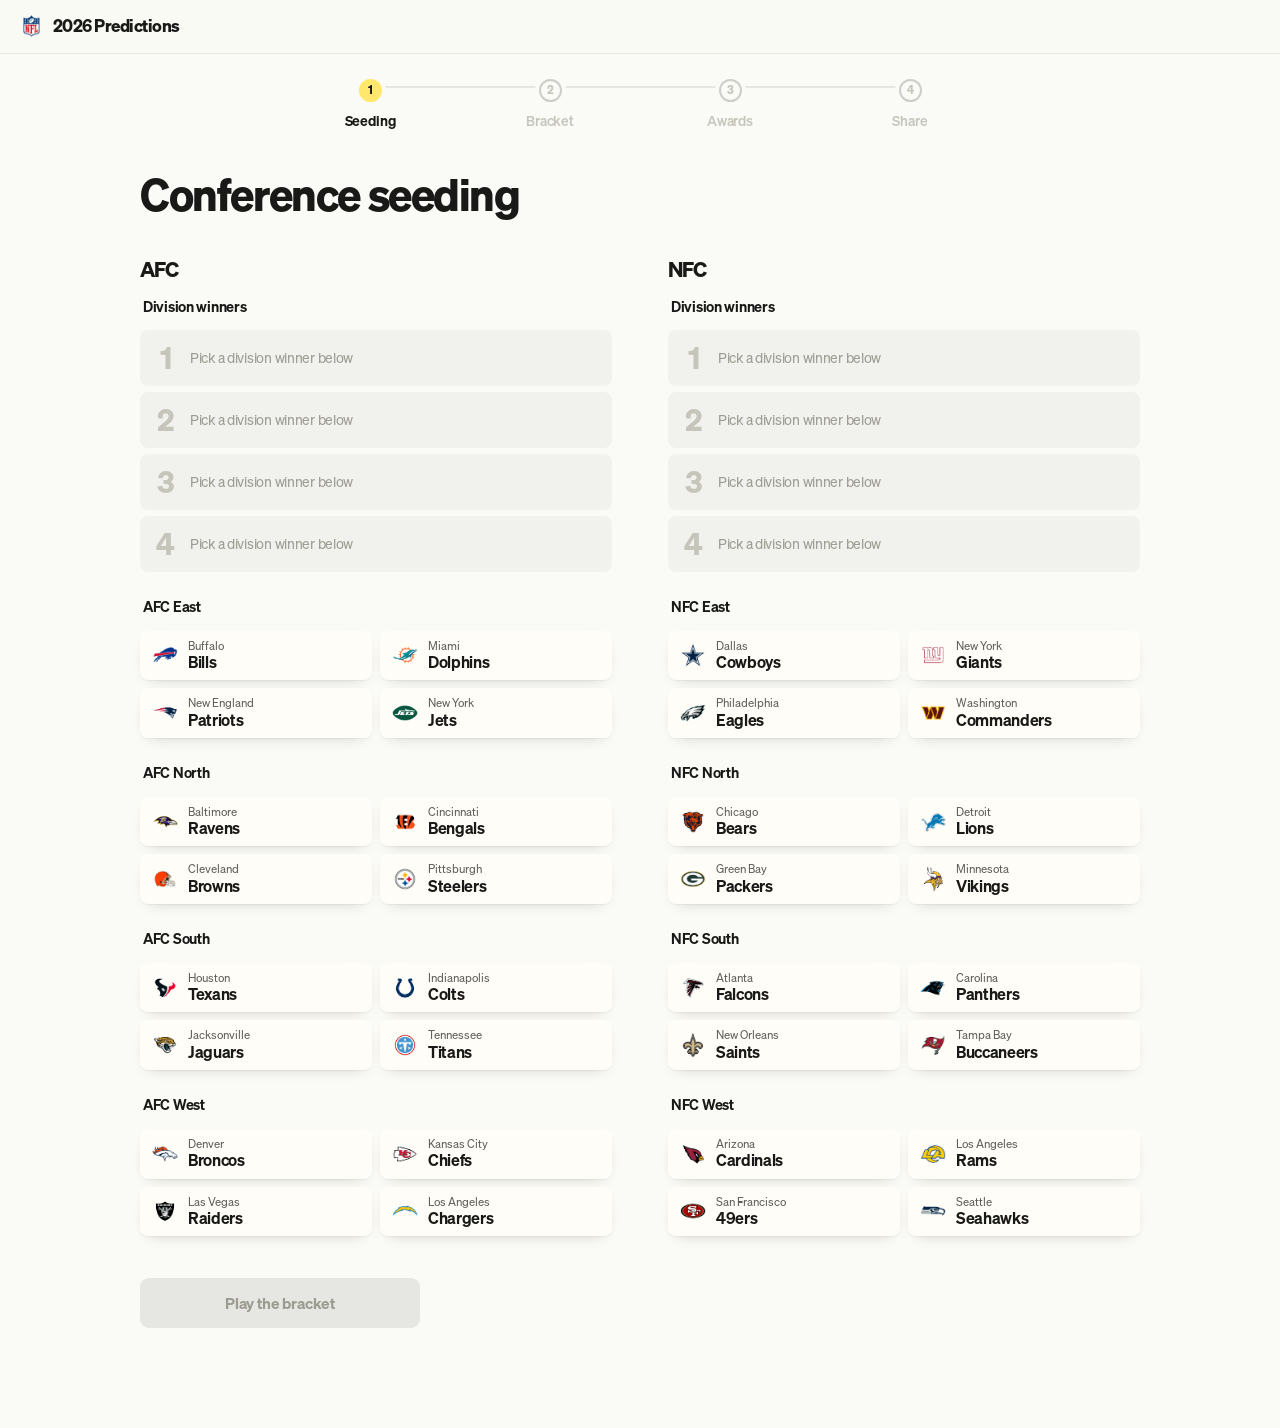
<file: index.html>
<!doctype html>
<html lang="en">
<head>
<meta charset="utf-8">
<meta name="viewport" content="width=device-width,initial-scale=1,viewport-fit=cover">
<title>2026 NFL Predictions</title>
<meta name="description" content="Pick every division, the whole bracket, and the three awards. Then share the card.">
<meta name="theme-color" content="#FAFAF6">
<link rel="icon" href="data:image/svg+xml,%3Csvg xmlns='http://www.w3.org/2000/svg' viewBox='0 0 32 32'%3E%3Crect width='32' height='32' rx='7' fill='%23191917'/%3E%3Cpath d='M16 7c4 0 8 3.5 8 9s-4 9-8 9-8-3.5-8-9 4-9 8-9z' fill='%23FAFAF6'/%3E%3Cpath d='M16 11v10M13 14h6M13 18h6' stroke='%23191917' stroke-width='1.6' stroke-linecap='round'/%3E%3C/svg%3E">
<link rel="stylesheet" href="style.css?v=02e357e670c0">
</head>
<body>
<header class="mast">
<span class="wm" aria-hidden="true"><span class="wms"></span><svg class="wmc" viewBox="0 0 24 24" fill="currentColor"><path transform="rotate(45 12 12)" d="M12 12C10.3 7.3 8 5.4 7.8 3C8.2 0.2 15.8 0.2 16.2 3C16 5.4 13.7 7.3 12 12Z"/><path transform="rotate(135 12 12)" d="M12 12C10.3 7.3 8 5.4 7.8 3C8.2 0.2 15.8 0.2 16.2 3C16 5.4 13.7 7.3 12 12Z"/><path transform="rotate(225 12 12)" d="M12 12C10.3 7.3 8 5.4 7.8 3C8.2 0.2 15.8 0.2 16.2 3C16 5.4 13.7 7.3 12 12Z"/><path transform="rotate(315 12 12)" d="M12 12C10.3 7.3 8 5.4 7.8 3C8.2 0.2 15.8 0.2 16.2 3C16 5.4 13.7 7.3 12 12Z"/></svg></span>
<span class="mt">2026 Predictions</span>
</header>
<main id="root"></main>
<script src="app.js?v=92a9dbb65ea3"></script>
</body>
</html>
</file>
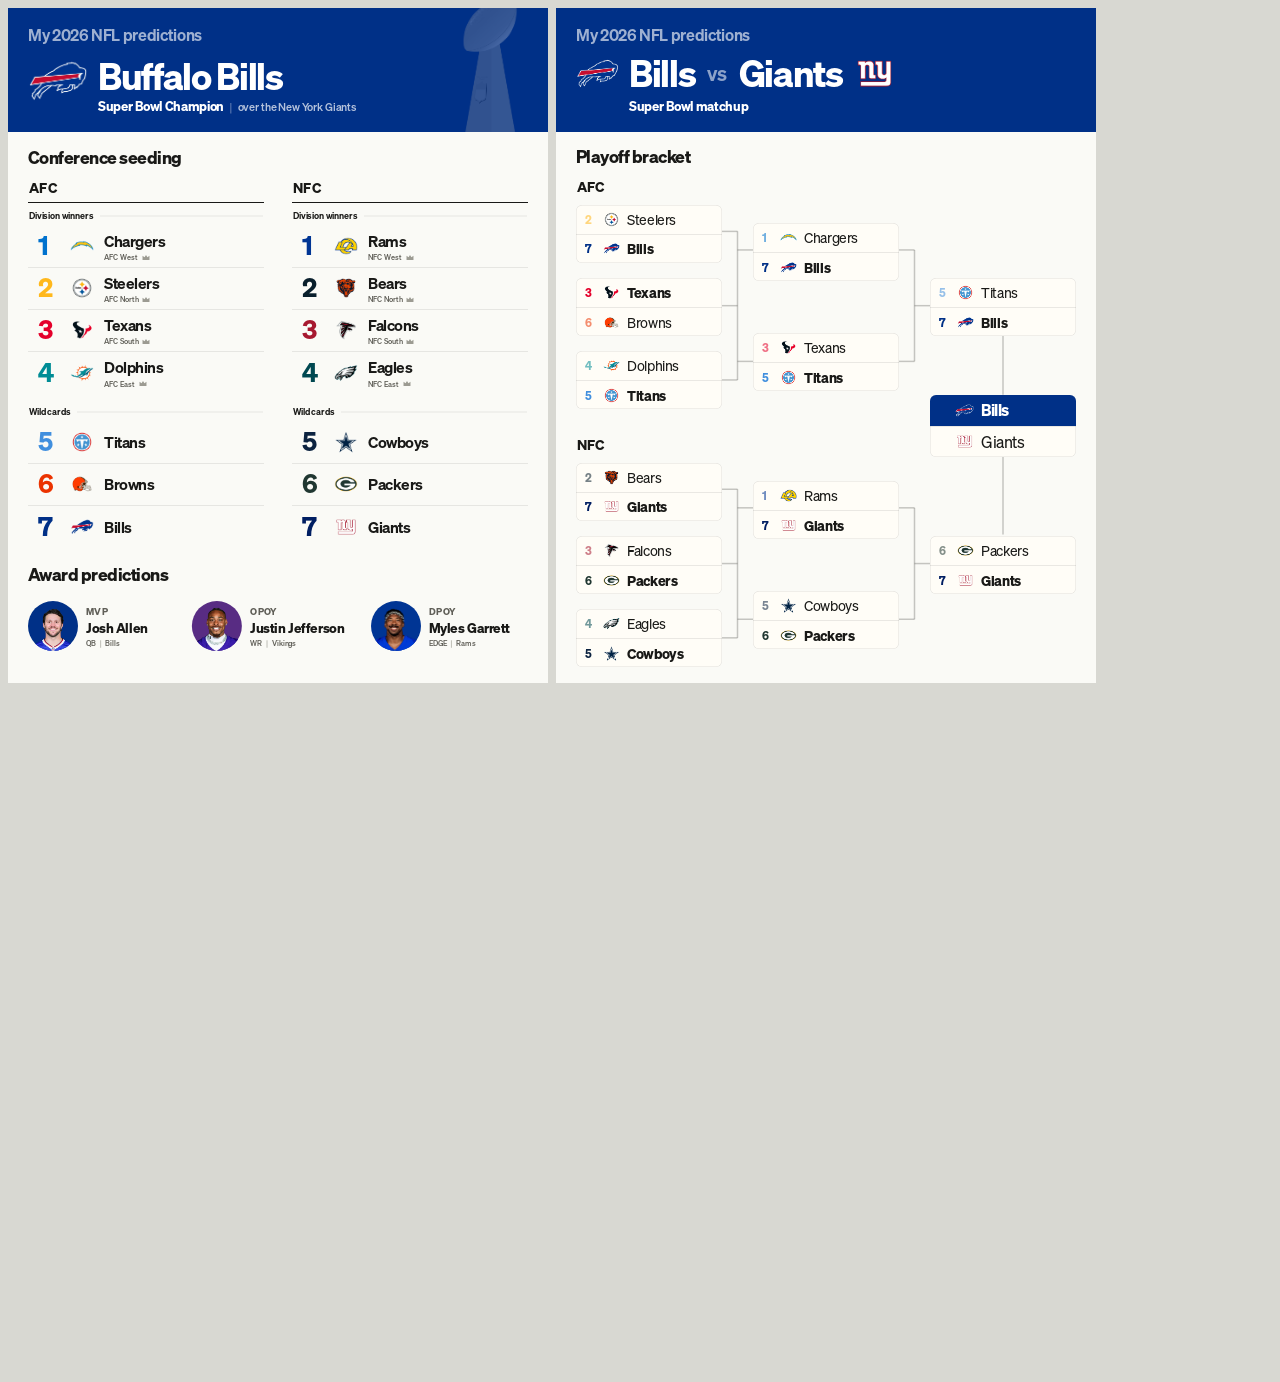
<file: card.html>
<!doctype html><html><head><meta charset="utf-8"><title>Export cards</title>
<style>
@font-face{font-family:'Sohne';src:url('fonts/Sohne-Buch.woff2') format('woff2');font-weight:400}
@font-face{font-family:'Sohne';src:url('fonts/Sohne-Kraftig.woff2') format('woff2');font-weight:500}
@font-face{font-family:'Sohne';src:url('fonts/Sohne-Halbfett.woff2') format('woff2');font-weight:600}
@font-face{font-family:'Sohne';src:url('fonts/Sohne-Dreiviertelfett.woff2') format('woff2');font-weight:700}
@font-face{font-family:'Sohne Schmal';src:url('fonts/SohneSchmal-Dreiviertelfett.woff2') format('woff2');font-weight:700}
:root{--sans:'Sohne',system-ui,sans-serif;--cond:'Sohne Schmal','Sohne',sans-serif;
 --paper:#FAFAF6;--card:#FFFDF7;--ink:#191917;--mut:#605F58;--fnt:#9C9B92;
 --hr:rgba(25,25,23,.09);--ln:rgba(25,25,23,.13)}
*{box-sizing:border-box;margin:0;padding:0}
body{background:#D8D8D2;padding:16px;font-family:var(--sans);display:flex;gap:16px}
body{zoom:.5} /* review only — each card is authored at 1080x1350 */
.card{width:1080px;height:1350px;overflow:hidden;display:flex;flex-direction:column;
 background:var(--paper);color:var(--ink);flex:none}

/* The champion's own mark, knocked to white and run off the right edge, gives
   the band something to be besides two blocks of type at opposite ends. The
   type all sits left now — kicker, the name at full size, then what it means
   — so the band reads top to bottom in one column instead of corner to
   corner. */
.dh{position:relative;overflow:hidden;background:var(--tc);color:var(--tf);height:248px;
 flex:none;padding:32px 40px 38px;display:flex;flex-direction:column;
 justify-content:space-between;align-items:flex-start}
.dwm{position:absolute;right:44px;top:-24px;height:330px;width:auto;opacity:.3;
 pointer-events:none;display:block}
.dhr{position:relative;font-size:32px;font-weight:600;letter-spacing:-.022em;opacity:.62}
.dcw{position:relative}
.dch{display:flex;align-items:center;gap:20px}
.dlogo{width:120px;height:120px;flex:none;object-fit:contain;display:block;
 position:relative;top:9px}
.dch h1{font-size:74px;font-weight:700;line-height:1;letter-spacing:-.036em}
/* colour-mix rather than opacity, so the champion half can sit at full
   strength over a parent that is held back */
/* Sohne's font box runs about 13px below the line box at this size and the
   name has no descenders, so the gap you see is empty descender space. The
   negative margin closes it; the visible gap is what is left. */
.dcs{margin-top:-16px;padding-left:140px;font-size:22px;font-weight:500;
 letter-spacing:-.014em;color:color-mix(in srgb,var(--tf) 70%,transparent)}
.dcs b{font-size:26px;font-weight:700;letter-spacing:-.024em;color:var(--tf)}
.dcs i{font-style:normal;color:color-mix(in srgb,var(--tf) 42%,transparent);padding:0 10px}
.dvs2{font-size:40px;font-weight:600;letter-spacing:-.02em;opacity:.55;padding:0 4px}
/* card two's header is its own: a smaller mark, the row centred on it, and a
   sub-line that does not need the champion's emphasis */
.p2 .dlogo{width:86px;height:86px;top:0}
.p2 .dch{align-items:center;height:auto}
/* card one's size, in card two's line box: pinning the height to the 27px it
   already occupied keeps the lockup and the kicker above it exactly where
   they are */
.p2 .dcs{margin-top:10px;padding-left:106px;font-size:26px;line-height:27px}
.p2 .dcs b{font-size:26px;font-weight:700;line-height:27px}

/* ---- card one: the seeds ------------------------------------------------ */
/* The ledger's restraint with the ladder's hierarchy: nothing is filled — the
   seed numeral carries the club's colour and a hairline carries the rhythm —
   Every row is the same height: a seed's rank is
   its number and its position, not the space it takes. The right-hand column
   says why a club is seeded where it is, and the wild cards sit under their
   own band at the same weight as everyone else. */
.sds{flex:1;padding:32px 40px 0;display:grid;grid-template-columns:repeat(2,472px);
 justify-content:space-between;align-content:start;font-variant-numeric:tabular-nums}
.dawl{font-size:35px;font-weight:700;letter-spacing:-.03em;line-height:1.1}
.sds>.dawl{grid-column:1/-1;margin-bottom:22px}
.sdh{padding:0 2px 9px;border-bottom:2px solid var(--ink)}
.sdh b{font-size:28px;font-weight:700;letter-spacing:.025em;text-transform:uppercase}
/* named rather than tagged: a band says what the group is, and the rule
   carries it across to the column's edge */
.bandl{display:flex;align-items:baseline;gap:14px;padding:14px 2px 8px;
 font-size:18px;font-weight:600;letter-spacing:-.018em;color:var(--ink)}
.bandl.wc{padding-top:24px}
.bandl b{font-weight:600}
.bandl::after{content:"";flex:1;height:1px;background:var(--hr);
 transform:translateY(-5px)}
.sr{display:grid;grid-template-columns:44px auto minmax(0,1fr);align-items:center;
 gap:0 20px;padding:0 20px;border-bottom:1px solid var(--hr)}
.srb{min-width:0}
.sr:last-child{border-bottom:0}
.sr.brk{border-bottom:0}
.srn{font-style:normal;font-weight:700;letter-spacing:-.045em;line-height:1;
 color:var(--tc);text-align:left}
.smk{display:grid;place-items:center;flex:none}
.smk img{max-width:100%;max-height:100%;object-fit:contain;display:block}
.srt{display:block;font-weight:600;letter-spacing:-.028em;min-width:0;
 white-space:nowrap;overflow:hidden;text-overflow:ellipsis}
/* The tag is one unit, so the mark takes the text's colour rather than the
   club's — four differently coloured crowns down a column read as noise, and
   Pittsburgh's gold barely holds on cream. Team colour stays on the numeral,
   which is the one place it earns its keep. */
/* hung under the name, the way the awards hang a position and a club under a
   player, rather than set as a tag at the far end of the row */
.srw{display:flex;align-items:center;gap:8px;margin-top:3px;font-size:15px;
 font-weight:500;letter-spacing:-.008em;color:var(--mut);white-space:nowrap}
.srw svg{width:16px;height:14px;fill:var(--fnt);display:block;flex:none}
.sr{height:84px}
.srn{font-size:52px}
.smk{width:48px;height:48px}
.srt{font-size:31px}

/* ---- card two: the bracket ---------------------------------------------- */
/* Card one's system, applied here: no condensed face anywhere, a section head
   over the block, conference heads set on their own rule, round labels as
   small caps meta, and the seed carrying the club's colour. */
.br{flex:1;position:relative;padding:30px 40px 16px;display:flex;flex-direction:column;
 font-variant-numeric:tabular-nums}
.br>.dawl{margin-bottom:20px;position:relative;z-index:1}
.lines{position:absolute;inset:0;pointer-events:none;z-index:0}
.cf{font-size:28px;font-weight:700;letter-spacing:.025em;text-transform:uppercase;
 padding:2px 1px 2px;position:relative;z-index:1}
.bn{flex:1;display:grid;grid-template-columns:repeat(3,292px);justify-content:space-between;
 grid-template-rows:repeat(6,1fr);position:relative;z-index:1}
/* Outlined rather than lifted: a hairline round each matchup and no shadow, so
   the pairing is drawn once. The divider inside is a lighter grey than the
   outline, which keeps the box reading as the stronger of the two. */
.gm{align-self:center;background:var(--card);border-radius:12px;overflow:hidden;
 box-shadow:inset 0 0 0 1px var(--ln)}
.sl{display:grid;grid-template-columns:22px 34px minmax(0,1fr);align-items:center;gap:14px;
 height:58px;padding:0 18px}
.sl+.sl{border-top:1px solid var(--hr)}
.sd{font-style:normal;font-size:23px;font-weight:700;letter-spacing:-.035em;
 text-align:left;color:var(--tc)}
.mk{display:grid;place-items:center;height:34px}
.mk img{width:34px;height:34px;object-fit:contain;display:block}
.nm{font-size:28px;font-weight:400;letter-spacing:-.026em;
 white-space:nowrap;overflow:hidden;text-overflow:ellipsis}
.sl.w .nm{font-weight:700}
.sl.out .sd{opacity:.55}
/* The final sits in the third column, under the two games that feed it, so
   both connectors are straight drops instead of diagonals across an empty
   band. The label holds the first column, where the bracket has no games. */
/* The seam was a full-width row 100px tall to hold a card that only occupies
   its right third, which pushed the two conferences apart everywhere. It is a
   thin band now and the final floats in it, overhanging into the third column
   of each band — the one column that is nearly empty in both. */
.sm{flex:none;height:34px;position:relative;z-index:2}
.sm .gm{position:absolute;top:50%;right:0;transform:translateY(-50%);width:292px}
.sm .sl{height:62px;grid-template-columns:18px 38px minmax(0,1fr);padding:0 18px}
/* the champion is the one row on either card that fills */
.sm .sl.w{background:var(--fill)}
.sm .sl.w .nm{color:var(--tf);font-weight:700}
.sm .sl.w .sd{color:var(--tf)}
.sm .mk,.sm .mk img{height:38px}.sm .mk img{width:38px}
.sm .nm{font-size:32px}

/* ---- the awards row, on card one ---------------------------------------- */
.daw{flex:none;height:262px;padding:26px 40px 0;display:flex;flex-direction:column;
 gap:34px}
/* the app's section heading: sentence case, tight, no rule under it */
.dawl{font-size:35px;font-weight:700;letter-spacing:-.03em;line-height:1.1}
/* The outer two blocks hold their column, and only the middle one moves: a
   long name in the middle used to push right and crowd the third, but
   distributing all three instead sent the third out to the card's edge. The
   script below centres the middle block in the space the other two leave. */
.awrow{display:grid;grid-template-columns:repeat(3,1fr);column-gap:28px;
 align-items:center;justify-items:start}
.aw{display:flex;align-items:center;gap:16px;min-width:0}
.dish{flex:none;width:100px;height:100px;border-radius:50%;overflow:hidden;position:relative;
 background:var(--c)}
.dish img{position:absolute;display:block;width:auto}
.awt{min-width:0}
.awl{font-size:19px;font-weight:700;letter-spacing:.045em;text-transform:uppercase;
 color:var(--mut)}
.awn{margin-top:6px;font-size:27px;font-weight:700;letter-spacing:-.032em;line-height:1.07}
.awm{margin-top:5px;font-size:15px;font-weight:500;color:var(--mut);letter-spacing:-.004em}
.awm i{font-style:normal;font-weight:400;color:var(--fnt);padding:0 7px}
</style></head><body>

<div class="card" style="--tc:#003087;--tf:#fff">
 <header class="dh"><img class="dwm" src="art/lombardi.png" alt="">
  <p class="dhr">My 2026 NFL predictions</p>
  <div class="dcw"><div class="dch"><img class="dlogo" src="logos/buf.webp" alt="">
    <h1>Buffalo Bills</h1></div>
   <p class="dcs"><b>Super Bowl Champion</b><i>|</i>over the New York Giants</p></div>
 </header>
 <div class="sds" id="sds"></div>
 <div class="daw">
  <p class="dawl">Award predictions</p>
  <div class="awrow">
  <div class="aw" style="--c:#003087"><span class="dish"><img src="headshots/joshallen.webp" alt=""></span>
   <span class="awt"><p class="awl">MVP</p><p class="awn">Josh Allen</p>
    <p class="awm">QB<i>|</i>Bills</p></span></div>
  <div class="aw" style="--c:#582C83"><span class="dish"><img src="headshots/justinjefferson.webp" alt=""></span>
   <span class="awt"><p class="awl">OPOY</p><p class="awn">Justin Jefferson</p>
    <p class="awm">WR<i>|</i>Vikings</p></span></div>
  <div class="aw" style="--c:#003594"><span class="dish"><img src="headshots/mylesgarrett.webp" alt=""></span>
   <span class="awt"><p class="awl">DPOY</p><p class="awn">Myles Garrett</p>
    <p class="awm">EDGE<i>|</i>Rams</p></span></div>
  </div>
 </div>
</div>

<div class="card p2" style="--tc:#003087;--tf:#fff">
 <header class="dh">
  <p class="dhr">My 2026 NFL predictions</p>
  <div class="dcw"><div class="dch"><img class="dlogo" src="logos/buf.webp" alt="">
    <h1>Bills</h1><span class="dvs2">vs</span><h1>Giants</h1>
    <img class="dlogo" src="logos/nyg.webp" alt=""></div>
   <p class="dcs"><b>Super Bowl matchup</b></p></div>
 </header>
 <div class="br" id="br"><svg class="lines" id="lines"></svg>
 </div>
</div>

<script>
const N={ARI:'Cardinals',ATL:'Falcons',BAL:'Ravens',BUF:'Bills',CAR:'Panthers',
 CHI:'Bears',CIN:'Bengals',CLE:'Browns',DAL:'Cowboys',DEN:'Broncos',DET:'Lions',
 GB:'Packers',HOU:'Texans',IND:'Colts',JAX:'Jaguars',KC:'Chiefs',LAC:'Chargers',
 LAR:'Rams',LV:'Raiders',MIA:'Dolphins',MIN:'Vikings',NE:'Patriots',NO:'Saints',
 NYG:'Giants',NYJ:'Jets',PHI:'Eagles',PIT:'Steelers',SEA:'Seahawks',SF:'49ers',
 TB:'Buccaneers',TEN:'Titans',WAS:'Commanders'};
const C={BUF:'#003087',MIA:'#008C95',NE:'#0C2340',NYJ:'#115740',PIT:'#FFB81C',
 CLE:'#311D00',BAL:'#24125F',CIN:'#FB4F14',HOU:'#E4002B',TEN:'#418FDE',
 IND:'#002C5F',JAX:'#006778',LAC:'#0072CE',DEN:'#FB4F14',KC:'#C8102E',LV:'#000000',
 PHI:'#004851',DAL:'#0C2340',NYG:'#001E62',WAS:'#651C32',CHI:'#091F2C',
 GB:'#203731',DET:'#0069B1',MIN:'#582C83',ATL:'#A71930',TB:'#A6192E',
 CAR:'#0085CA',NO:'#D3BC8D',LAR:'#003594',SF:'#A6192E',SEA:'#0C2340',ARI:'#9B2743'};
const FG=k=>['PIT','NO','TEN','ARI'].includes(k)?'#fff'
 :(n=>{const f=v=>{v/=255;return v<=.03928?v/12.92:Math.pow((v+.055)/1.055,2.4)};
   return .2126*f(n>>16&255)+.7152*f(n>>8&255)+.0722*f(n&255)>.42?'#191917':'#fff'})
   (parseInt(C[k].slice(1),16));
const EXT={nyj:'png'};
const img=k=>{const l=k.toLowerCase();
 return `<img src="logos/${l}.${EXT[l]||'webp'}" alt="">`};

/* ---- card one ----------------------------------------------------------- */
/* seeds one to seven; the first four won a division, the last three did not */
const ORDER={AFC:['LAC','PIT','HOU','MIA','TEN','CLE','BUF'],
             NFC:['LAR','CHI','ATL','PHI','DAL','GB','NYG']};
const DIVOF={LAC:'West',PIT:'North',HOU:'South',MIA:'East',TEN:'South',CLE:'North',
             BUF:'East',LAR:'West',CHI:'North',ATL:'South',PHI:'East',DAL:'East',
             GB:'North',NYG:'East'};
const smk=k=>{const l=k.toLowerCase();
 return `<span class="smk"><img src="logos/${l}.${EXT[l]||'webp'}" alt=""></span>`};
/* The column head already says AFC, so the line drops the conference and
   carries the division alone, with the crown the app puts on a club that won
   one. */
const CROWN='<svg viewBox="0 0 24 20" aria-hidden="true">'
 +'<path d="M1.6 17.6V5.1l6.1 4.4L12 2.6l4.3 6.9 6.1-4.4v12.5z"/></svg>';
const why=(cf,k,i)=>i<4?`${cf} ${DIVOF[k]}${CROWN}`:'';
/* Cleveland leads with its brown, which at numeral size reads as black — the
   seed takes the club's second colour instead. Same idea as the app's c2. */
const NUMC={CLE:'#EB3300'};
const seed=(cf,k,i)=>`<div class="sr${i===3?' brk':''}" style="--tc:${NUMC[k]||C[k]}">`
 +`<i class="srn">${i+1}</i>${smk(k)}<span class="srb">`
 +`<span class="srt">${N[k]}</span>`
 +(i<4?`<span class="srw">${why(cf,k,i)}</span>`:'')
 +`</span></div>`;
const grp=(t,wc)=>`<p class="bandl${wc?' wc':''}"><b>${t}</b></p>`;
document.getElementById('sds').innerHTML='<p class="dawl">Conference seeding</p>'
 +['AFC','NFC'].map(cf=>`<div><div class="sdh"><b>${cf}</b></div>`
   +grp('Division winners')
   +ORDER[cf].slice(0,4).map((k,i)=>seed(cf,k,i)).join('')
   +grp('Wild cards',1)
   +ORDER[cf].slice(4).map((k,i)=>seed(cf,k,i+4)).join('')
   +`</div>`).join('');

/* ---- card two ----------------------------------------------------------- */
const B={AFC:[
  [[['PIT',2],['BUF',7],1],[['HOU',3],['CLE',6],0],[['MIA',4],['TEN',5],1]],
  [[['LAC',1],['BUF',7],1],[['HOU',3],['TEN',5],1]],
  [[['TEN',5],['BUF',7],1]]],
 NFC:[
  [[['CHI',2],['NYG',7],1],[['ATL',3],['GB',6],1],[['PHI',4],['DAL',5],1]],
  [[['LAR',1],['NYG',7],1],[['DAL',5],['GB',6],1]],
  [[['GB',6],['NYG',7],1]]]};
const SPAN=[2,3,6];
const slot=([k,s],win)=>`<span class="sl ${win?'w':'out'}" `
 +`style="--tc:${NUMC[k]||C[k]};--fill:${C[k]};--tf:${FG(k)}">`
 +`<i class="sd">${s}</i><span class="mk">${img(k)}</span>`
 +`<span class="nm">${N[k]}</span></span>`;
const game=([a,b,w])=>slot(a,!w)+slot(b,!!w);
const band=cf=>`<p class="cf">${cf}</p><div class="bn" data-cf="${cf}">`
 +B[cf].map((rd,r)=>rd.map((g,i)=>
   `<div class="gm" data-g="${cf}${r}${i}" style="grid-column:${r+1};`
   +`grid-row:${i*SPAN[r]+1}/span ${SPAN[r]}">${game(g)}</div>`).join('')).join('')
 +`</div>`;
document.getElementById('br').insertAdjacentHTML('beforeend',
 '<p class="dawl">Playoff bracket</p>'
 +band('AFC')
 +`<div class="sm"><div class="gm" data-g="SB">`
 +slot(['BUF',''],1)+slot(['NYG',''],0)+`</div></div>`
 +band('NFC'));

const br=document.getElementById('br'),svg=document.getElementById('lines');
const bx=br.getBoundingClientRect();
svg.setAttribute('viewBox',`0 0 ${bx.width} ${bx.height}`);
const R=el=>{const r=el.getBoundingClientRect();
 return{l:r.left-bx.left,r:r.right-bx.left,t:r.top-bx.top,b:r.bottom-bx.top,
  x:r.left-bx.left+r.width/2,y:r.top-bx.top+r.height/2}};
const d=[],join=(A,Bt)=>{
 const x=(Math.max(...A.map(p=>p.r))+Math.min(...Bt.map(p=>p.l)))/2;
 const ys=[...A,...Bt].map(p=>p.y);
 if(Math.max(...ys)-Math.min(...ys)>1)d.push(`M${x} ${Math.min(...ys)}V${Math.max(...ys)}`);
 A.forEach(p=>d.push(`M${p.r} ${p.y}H${x}`));
 Bt.forEach(p=>d.push(`M${x} ${p.y}H${p.l}`))};
const col=(cf,r)=>[...br.querySelectorAll(`.gm[data-g^="${cf}${r}"]`)].map(R);
['AFC','NFC'].forEach(cf=>{join(col(cf,0),col(cf,1));join(col(cf,1),col(cf,2))});
const sb=R(br.querySelector('.gm[data-g="SB"]'));
[['AFC',1],['NFC',-1]].forEach(([cf,dir])=>{const c=col(cf,2)[0];
 const y1=dir>0?c.b:c.t, y2=dir>0?sb.t:sb.b, m=(y1+y2)/2;
 d.push(`M${c.x} ${y1}V${m}H${sb.x}V${y2}`)});
svg.innerHTML=d.map(p=>`<path d="${p}" fill="none" stroke="rgba(25,25,23,.24)" stroke-width="1.5"/>`).join('');

/* optical, not arithmetic: the middle award sits halfway between the block on
   its left and the block on its right, whatever their names happen to be */
(()=>{const a=[...document.querySelectorAll('.aw')];if(a.length!==3)return;
 const l=a[0].getBoundingClientRect(),m=a[1].getBoundingClientRect(),
       r=a[2].getBoundingClientRect();
 a[1].style.transform=`translateX(${l.right+(r.left-l.right-m.width)/2-m.left}px)`})();

/* fit each headshot by its own opaque box, so differently framed cutouts
   still land at one scale on one baseline */
(async()=>{for(const dish of document.querySelectorAll('.dish')){
 const im=dish.querySelector('img');await im.decode();
 const w=im.naturalWidth,h=im.naturalHeight,c=document.createElement('canvas');
 c.width=w;c.height=h;const g2=c.getContext('2d');g2.drawImage(im,0,0);
 const px=g2.getImageData(0,0,w,h).data;
 let x0=w,y0=h,x1=0,y1=0;
 for(let y=0;y<h;y++)for(let x=0;x<w;x++)if(px[(y*w+x)*4+3]>12){
  if(x<x0)x0=x;if(x>x1)x1=x;if(y<y0)y0=y;if(y>y1)y1=y}
 const bw=x1-x0+1,bh=y1-y0+1,D=dish.clientHeight,k=D*.86/bh;
 im.style.height=h*k+'px';
 im.style.left=D/2-(x0+bw/2)*k+'px';
 im.style.bottom=-((h-1-y1)*k)+'px';
}})();
</script></body></html>
</file>
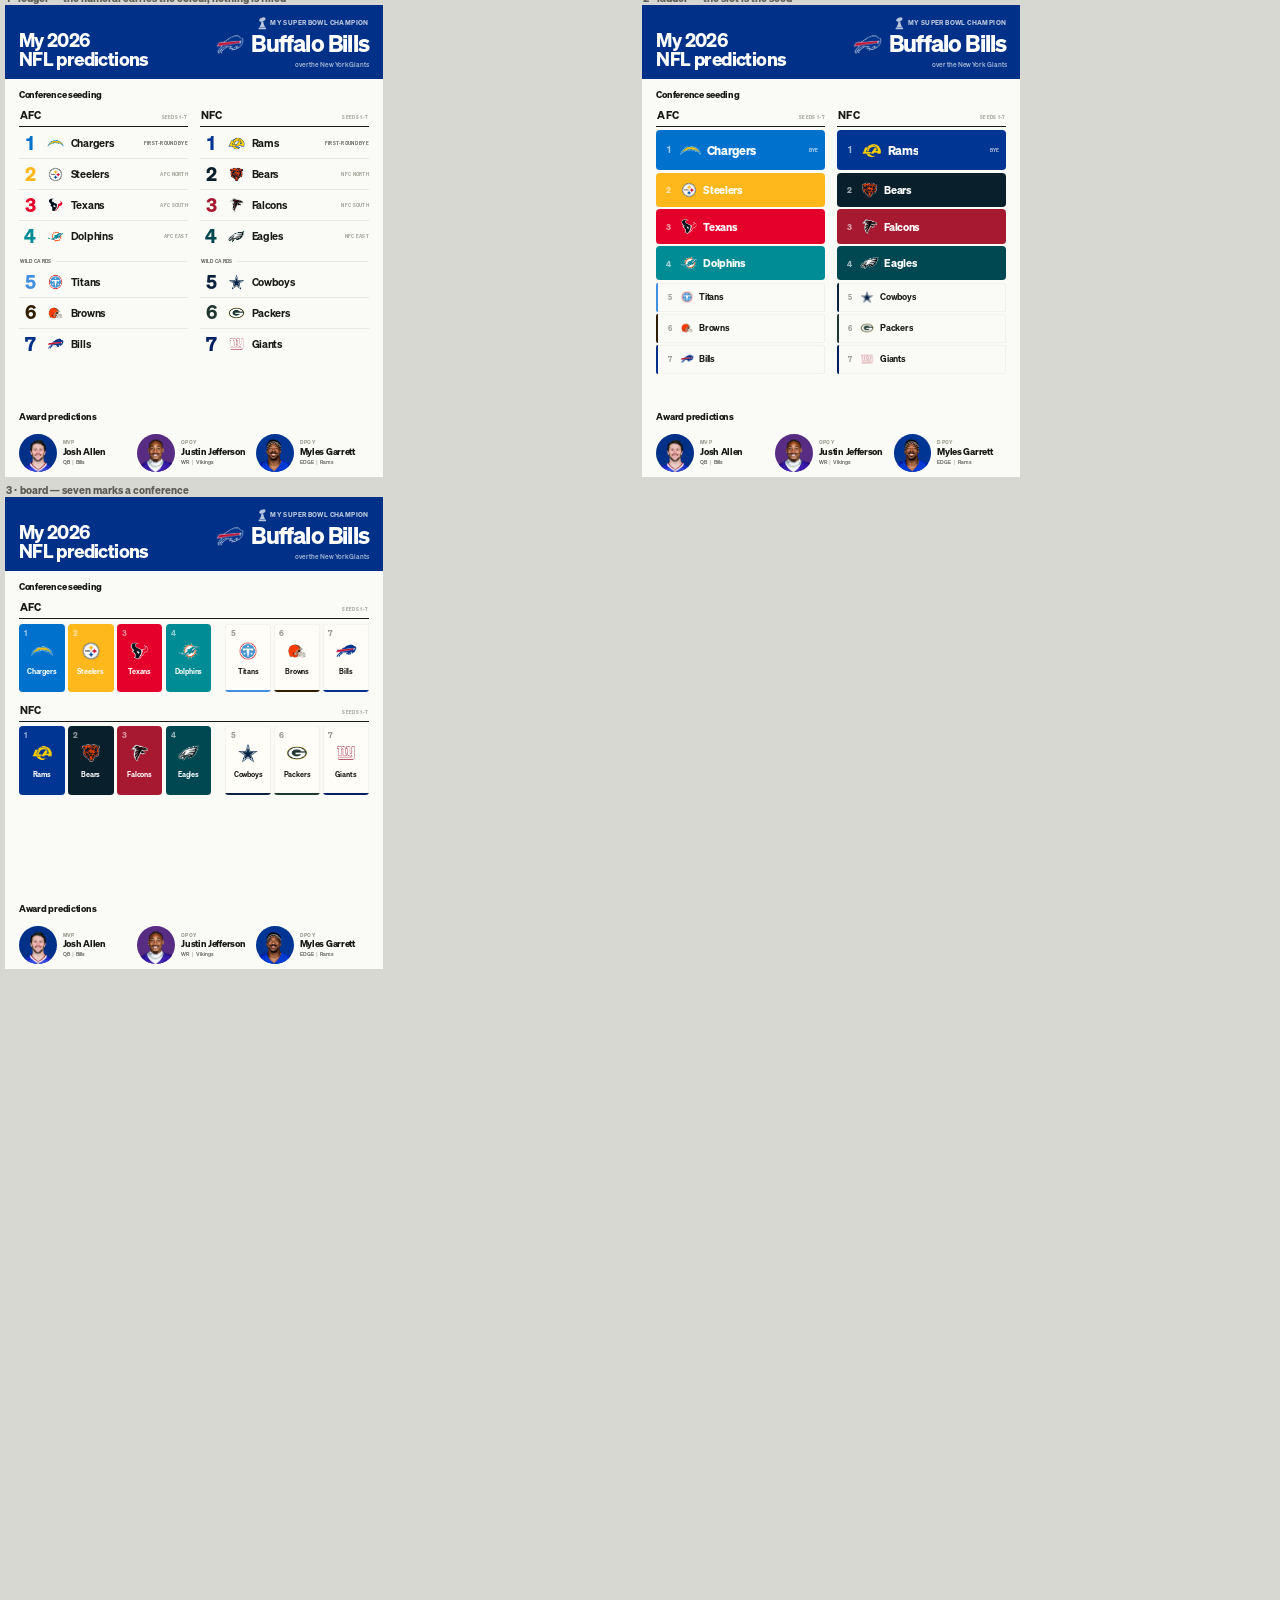
<file: concepts.html>
<!doctype html><html><head><meta charset="utf-8"><title>Seeding concepts</title>
<style>
@font-face{font-family:'Sohne';src:url('fonts/Sohne-Buch.woff2') format('woff2');font-weight:400}
@font-face{font-family:'Sohne';src:url('fonts/Sohne-Kraftig.woff2') format('woff2');font-weight:500}
@font-face{font-family:'Sohne';src:url('fonts/Sohne-Halbfett.woff2') format('woff2');font-weight:600}
@font-face{font-family:'Sohne';src:url('fonts/Sohne-Dreiviertelfett.woff2') format('woff2');font-weight:700}
:root{--sans:'Sohne',system-ui,sans-serif;--paper:#FAFAF6;--card:#FFFDF7;--ink:#191917;
 --mut:#605F58;--fnt:#9C9B92;--hr:rgba(25,25,23,.09);--ln:rgba(25,25,23,.13);
 --cardsh:0 1px 1px rgba(25,25,23,.04),0 6px 16px -10px rgba(25,25,23,.3)}
*{box-sizing:border-box;margin:0;padding:0}
body{background:#D8D8D2;padding:14px 14px 40px;font-family:var(--sans);
 display:grid;grid-template-columns:1fr 1fr;gap:56px 14px;zoom:.35}
.wrap{position:relative}
.tag{position:absolute;top:-40px;left:2px;font-size:30px;font-weight:700;color:#5C5B54}
.card{width:1080px;height:1350px;overflow:hidden;display:flex;flex-direction:column;
 background:var(--paper);color:var(--ink)}
/* every seed numeral is a figure, so they must not shift width by digit */
.card{font-variant-numeric:tabular-nums}

.dh{background:var(--tc);color:var(--tf);height:212px;flex:none;padding:0 40px 30px;
 display:flex;align-items:flex-end;justify-content:space-between;gap:30px}
.dhr{font-size:54px;font-weight:700;line-height:1.02;letter-spacing:-.032em;color:#fff}
.dcw{text-align:right}
.dcl{display:flex;align-items:center;justify-content:flex-end;gap:10px;margin-bottom:4px;
 font-size:19px;font-weight:700;letter-spacing:.06em;text-transform:uppercase;opacity:.72}
.dcl svg{width:25px;height:37px;fill:currentColor;display:block;flex:none;margin-bottom:-3px}
.dch{display:flex;align-items:center;justify-content:flex-end;gap:20px}
.dlogo{width:82px;height:82px;flex:none;object-fit:contain;display:block}
.dch h1{font-size:68px;font-weight:700;line-height:1;letter-spacing:-.034em}
.dcs{margin-top:3px;font-size:19px;font-weight:500;letter-spacing:-.012em;opacity:.66}

.sec{flex:1;padding:32px 40px 0;display:flex;flex-direction:column}
.h2{font-size:27px;font-weight:700;letter-spacing:-.028em;line-height:1.1;margin-bottom:22px}
.two{flex:1;display:grid;grid-template-columns:1fr 1fr;column-gap:34px;align-content:start}
/* a conference head sits on its own rule, the way a section head does */
.cfh{display:flex;align-items:baseline;justify-content:space-between;
 padding:0 2px 11px;border-bottom:2px solid var(--ink);margin-bottom:4px}
.cfh b{font-size:31px;font-weight:700;letter-spacing:.035em;text-transform:uppercase}
.cfh span{font-size:13px;font-weight:600;letter-spacing:.06em;text-transform:uppercase;
 color:var(--fnt)}
/* a mark box, so clubs with wide logos and tall logos still line up */
.mk{display:grid;place-items:center;flex:none}
.mk img{max-width:100%;max-height:100%;object-fit:contain;display:block}

/* ---- 1 · ledger --------------------------------------------------------- */
/* No fills anywhere: the seed itself carries the club's colour, and the only
   other ink is a hairline. The right-hand column says why a club is seeded
   where it is, which is the one fact a seeding list owes you. */
.L .bnd{display:flex;align-items:center;gap:13px;padding:19px 2px 8px;
 font-size:14px;font-weight:600;letter-spacing:.06em;text-transform:uppercase;
 color:var(--mut)}
.L .bnd::after{content:"";flex:1;height:1px;background:var(--hr)}
.L .r{display:grid;grid-template-columns:62px 50px minmax(0,1fr) auto;align-items:center;
 gap:0 18px;height:88px;border-bottom:1px solid var(--hr)}
.L .r:last-child{border-bottom:0}
.L .r.brk{border-bottom:0}
.L .s{font-style:normal;font-size:54px;font-weight:700;letter-spacing:-.045em;
 line-height:1;color:var(--tc);text-align:center}
.L .mk{width:50px;height:50px}
.L .n{font-size:31px;font-weight:600;letter-spacing:-.026em;min-width:0;
 white-space:nowrap;overflow:hidden;text-overflow:ellipsis}
.L .w{font-size:13px;font-weight:600;letter-spacing:.06em;text-transform:uppercase;
 color:var(--fnt);white-space:nowrap;text-align:right}
.L .r.bye .w{color:var(--mut)}

/* ---- 2 · ladder --------------------------------------------------------- */
/* The slot is the seed: a bye is worth a block, a wild card is worth a line.
   Wild cards keep full-strength type — the size difference already ranks
   them, so fading them as well would just make three of the seven hard to
   read. */
.D .col{display:flex;flex-direction:column;gap:7px}
.D .r{display:flex;align-items:center;gap:16px;padding:0 20px;border-radius:11px;
 background:var(--card);box-shadow:var(--cardsh);min-width:0}
.D .r.f{background:var(--tc);box-shadow:none}
.D .r.f .n{color:var(--tf);font-weight:700}
.D .r.f .s{color:var(--tf);opacity:.62}
.D .r.o{box-shadow:inset 0 0 0 1px var(--ln);background:transparent;position:relative;
 padding-left:24px}
.D .r.o::before{content:"";position:absolute;left:0;top:0;bottom:0;width:5px;
 border-radius:11px 0 0 11px;background:var(--tc)}
.D .s{font-style:normal;font-weight:700;letter-spacing:-.04em;color:var(--fnt);flex:none;
 text-align:center}
.D .n{font-weight:600;letter-spacing:-.028em;min-width:0;white-space:nowrap;
 overflow:hidden;text-overflow:ellipsis}
.D .r1{height:114px}.D .r1 .mk{width:60px;height:60px}.D .r1 .n{font-size:35px}
.D .r1 .s{font-size:26px;width:32px}
.D .r2{height:98px}.D .r2 .mk{width:52px;height:52px}.D .r2 .n{font-size:31px}
.D .r2 .s{font-size:24px;width:30px}
.D .r3{height:82px}.D .r3 .mk{width:40px;height:40px}.D .r3 .n{font-size:26px}
.D .r3 .s{font-size:20px;width:26px}
.D .bye{margin-left:auto;font-size:14px;font-weight:600;letter-spacing:.06em;
 text-transform:uppercase;color:var(--tf);opacity:.7;white-space:nowrap}

/* ---- 3 · board ---------------------------------------------------------- */
/* Seven marks a conference, read left to right. The break after the fourth is
   a gap rather than a label, and the colour bar under a wild card is the same
   colour its winner's tile is filled with. */
.B .strip{display:grid;grid-template-columns:repeat(4,1fr) 22px repeat(3,1fr);gap:9px;
 margin-bottom:30px}
.B .t{border-radius:11px;height:196px;position:relative;overflow:hidden;
 display:flex;flex-direction:column;align-items:center;justify-content:center;gap:14px;
 padding:18px 8px;background:var(--tc);color:var(--tf)}
.B .t.o{background:var(--card);color:var(--ink);box-shadow:inset 0 0 0 1px var(--ln)}
.B .t.o::after{content:"";position:absolute;left:0;right:0;bottom:0;height:6px;
 background:var(--tc)}
.B .t i{position:absolute;top:12px;left:15px;font-style:normal;font-size:23px;
 font-weight:700;letter-spacing:-.03em;opacity:.55}
.B .t.o i{color:var(--fnt);opacity:1}
.B .t .mk{width:62px;height:62px}
.B .t span{font-size:21px;font-weight:600;letter-spacing:-.022em;text-align:center;
 white-space:nowrap;overflow:hidden;text-overflow:ellipsis;max-width:100%}
.B .gap{grid-column:5}

.daw{flex:none;height:214px;padding:26px 40px 0;display:flex;flex-direction:column;gap:34px}
.dawl{font-size:27px;font-weight:700;letter-spacing:-.028em;line-height:1.1}
.awrow{display:grid;grid-template-columns:repeat(3,1fr);column-gap:16px;align-items:center}
.aw{display:flex;align-items:center;gap:17px;min-width:0}
.dish{flex:none;width:108px;height:108px;border-radius:50%;overflow:hidden;position:relative;
 background:var(--c)}
.dish img{position:absolute;display:block;width:auto}
.awl{font-size:14.5px;font-weight:700;letter-spacing:.055em;text-transform:uppercase;
 color:var(--fnt)}
.awn{margin-top:5px;font-size:27px;font-weight:700;letter-spacing:-.032em;line-height:1.07}
.awm{margin-top:5px;font-size:15px;font-weight:500;color:var(--mut);letter-spacing:-.004em}
.awm i{font-style:normal;font-weight:400;color:var(--fnt);padding:0 7px}
</style></head><body id="b"></body><script>
const N={BUF:'Bills',MIA:'Dolphins',PIT:'Steelers',CLE:'Browns',HOU:'Texans',
 TEN:'Titans',LAC:'Chargers',PHI:'Eagles',DAL:'Cowboys',NYG:'Giants',CHI:'Bears',
 GB:'Packers',ATL:'Falcons',LAR:'Rams'};
const C={BUF:'#003087',MIA:'#008C95',PIT:'#FFB81C',CLE:'#311D00',HOU:'#E4002B',
 TEN:'#418FDE',LAC:'#0072CE',PHI:'#004851',DAL:'#0C2340',NYG:'#001E62',
 CHI:'#091F2C',GB:'#203731',ATL:'#A71930',LAR:'#003594'};
const FG=k=>k==='PIT'?'#fff'
 :(n=>{const f=v=>{v/=255;return v<=.03928?v/12.92:Math.pow((v+.055)/1.055,2.4)};
   return .2126*f(n>>16&255)+.7152*f(n>>8&255)+.0722*f(n&255)>.42?'#191917':'#fff'})
   (parseInt(C[k].slice(1),16));
const EXT={nyj:'png'};
const mk=k=>{const l=k.toLowerCase();
 return `<span class="mk"><img src="logos/${l}.${EXT[l]||'webp'}" alt=""></span>`};
const DIVOF={LAC:'West',PIT:'North',HOU:'South',MIA:'East',
             LAR:'West',CHI:'North',ATL:'South',PHI:'East'};
const ORDER={AFC:['LAC','PIT','HOU','MIA','TEN','CLE','BUF'],
             NFC:['LAR','CHI','ATL','PHI','DAL','GB','NYG']};

const HEAD=`<header class="dh">
 <p class="dhr">My 2026<br>NFL predictions</p>
 <div class="dcw"><p class="dcl"><svg viewBox="0 0 16 24"><ellipse cx="8" cy="4.7" rx="6.1" ry="3.4" transform="rotate(-22 8 4.7)"/><path d="M6.4 8.1c-.4 4.3-1.8 8.2-3.9 11h11c-2.1-2.8-3.5-6.7-3.9-11a4.7 4.7 0 0 1-3.2 0Z"/><rect x="1.1" y="19.5" width="13.8" height="3.4" rx=".7"/></svg>My Super Bowl champion</p>
  <div class="dch"><img class="dlogo" src="logos/buf.webp" alt=""><h1>Buffalo Bills</h1></div>
  <p class="dcs">over the New York Giants</p></div></header>`;
const AW=[['MVP','Josh Allen','joshallen','QB','Bills','#003087'],
 ['OPOY','Justin Jefferson','justinjefferson','WR','Vikings','#582C83'],
 ['DPOY','Myles Garrett','mylesgarrett','EDGE','Rams','#003594']];
const AWARDS=`<div class="daw"><p class="dawl">Award predictions</p><div class="awrow">`
 +AW.map(([l,n,f,p,t,c])=>`<div class="aw" style="--c:${c}">`
  +`<span class="dish"><img src="headshots/${f}.webp" alt=""></span>`
  +`<span><p class="awl">${l}</p><p class="awn">${n}</p>`
  +`<p class="awm">${p}<i>|</i>${t}</p></span></div>`).join('')+`</div></div>`;
const head=cf=>`<div class="cfh"><b>${cf}</b><span>Seeds 1&ndash;7</span></div>`;

/* 1 · ledger */
const L=`<div class="sec L"><p class="h2">Conference seeding</p><div class="two">`
 +['AFC','NFC'].map(cf=>`<div>${head(cf)}`
   +ORDER[cf].map((k,i)=>(i===4?'<p class="bnd">Wild cards</p>':'')
     +`<div class="r${i===3?' brk':''}${i===0?' bye':''}" `
     +`style="--tc:${C[k]}"><i class="s">${i+1}</i>${mk(k)}`
     +`<span class="n">${N[k]}</span>`
     +`<span class="w">${i===0?'First-round bye':i<4?cf+' '+DIVOF[k]:''}</span>`
     +`</div>`).join('')+`</div>`).join('')+`</div></div>`;

/* 2 · ladder */
const D=`<div class="sec D"><p class="h2">Conference seeding</p><div class="two">`
 +['AFC','NFC'].map(cf=>`<div>${head(cf)}<div class="col" style="margin-top:9px">`
   +ORDER[cf].map((k,i)=>{const c=i===0?'r1 f':i<4?'r2 f':'r3 o';
     return `<div class="r ${c}" style="--tc:${C[k]};--tf:${FG(k)}">`
      +`<i class="s">${i+1}</i>${mk(k)}<span class="n">${N[k]}</span>`
      +(i===0?`<span class="bye">Bye</span>`:'')+`</div>`}).join('')
   +`</div></div>`).join('')+`</div></div>`;

/* 3 · board */
const B=`<div class="sec B"><p class="h2">Conference seeding</p>`
 +['AFC','NFC'].map(cf=>head(cf)+`<div class="strip" style="margin-top:9px">`
   +ORDER[cf].map((k,i)=>(i===4?'<span class="gap"></span>':'')
     +`<div class="t${i<4?'':' o'}" style="--tc:${C[k]};--tf:${FG(k)}"><i>${i+1}</i>`
     +`${mk(k)}<span>${N[k]}</span></div>`).join('')+`</div>`).join('')+`</div>`;

const LABELS=['1 · ledger — the numeral carries the colour, nothing is filled',
              '2 · ladder — the slot is the seed',
              '3 · board — seven marks a conference'];
document.getElementById('b').innerHTML=[L,D,B].map((sec,i)=>
 `<div class="wrap"><p class="tag">${LABELS[i]}</p>`
 +`<div class="card" style="--tc:#003087;--tf:#fff">${HEAD}${sec}${AWARDS}</div></div>`).join('');

(async()=>{for(const dish of document.querySelectorAll('.dish')){
 const im=dish.querySelector('img');await im.decode();
 const w=im.naturalWidth,h=im.naturalHeight,c=document.createElement('canvas');
 c.width=w;c.height=h;const g=c.getContext('2d');g.drawImage(im,0,0);
 const px=g.getImageData(0,0,w,h).data;
 let x0=w,y0=h,x1=0,y1=0;
 for(let y=0;y<h;y++)for(let x=0;x<w;x++)if(px[(y*w+x)*4+3]>12){
  if(x<x0)x0=x;if(x>x1)x1=x;if(y<y0)y0=y;if(y>y1)y1=y}
 const bw=x1-x0+1,bh=y1-y0+1,D=dish.clientHeight,k=D*.86/bh;
 im.style.height=h*k+'px';im.style.left=D/2-(x0+bw/2)*k+'px';
 im.style.bottom=-((h-1-y1)*k)+'px';
}})();
</script></html>
</file>
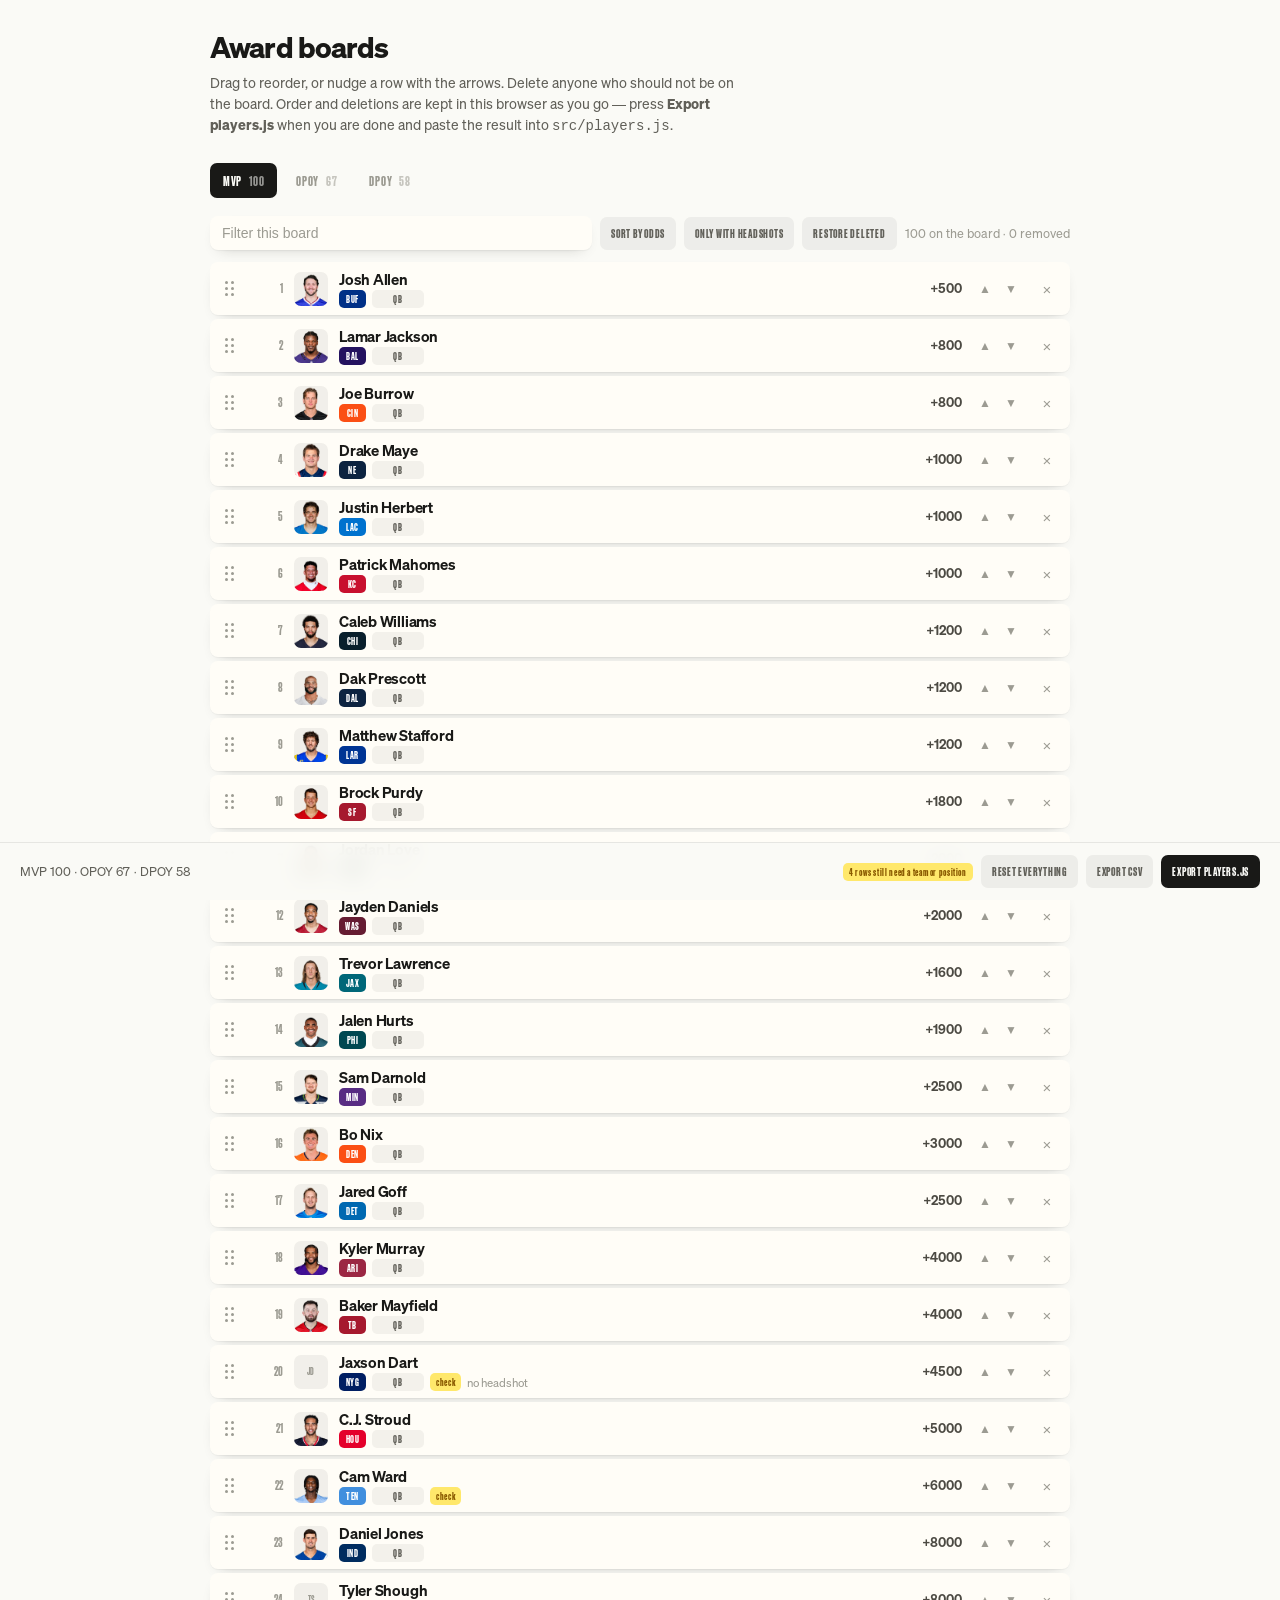
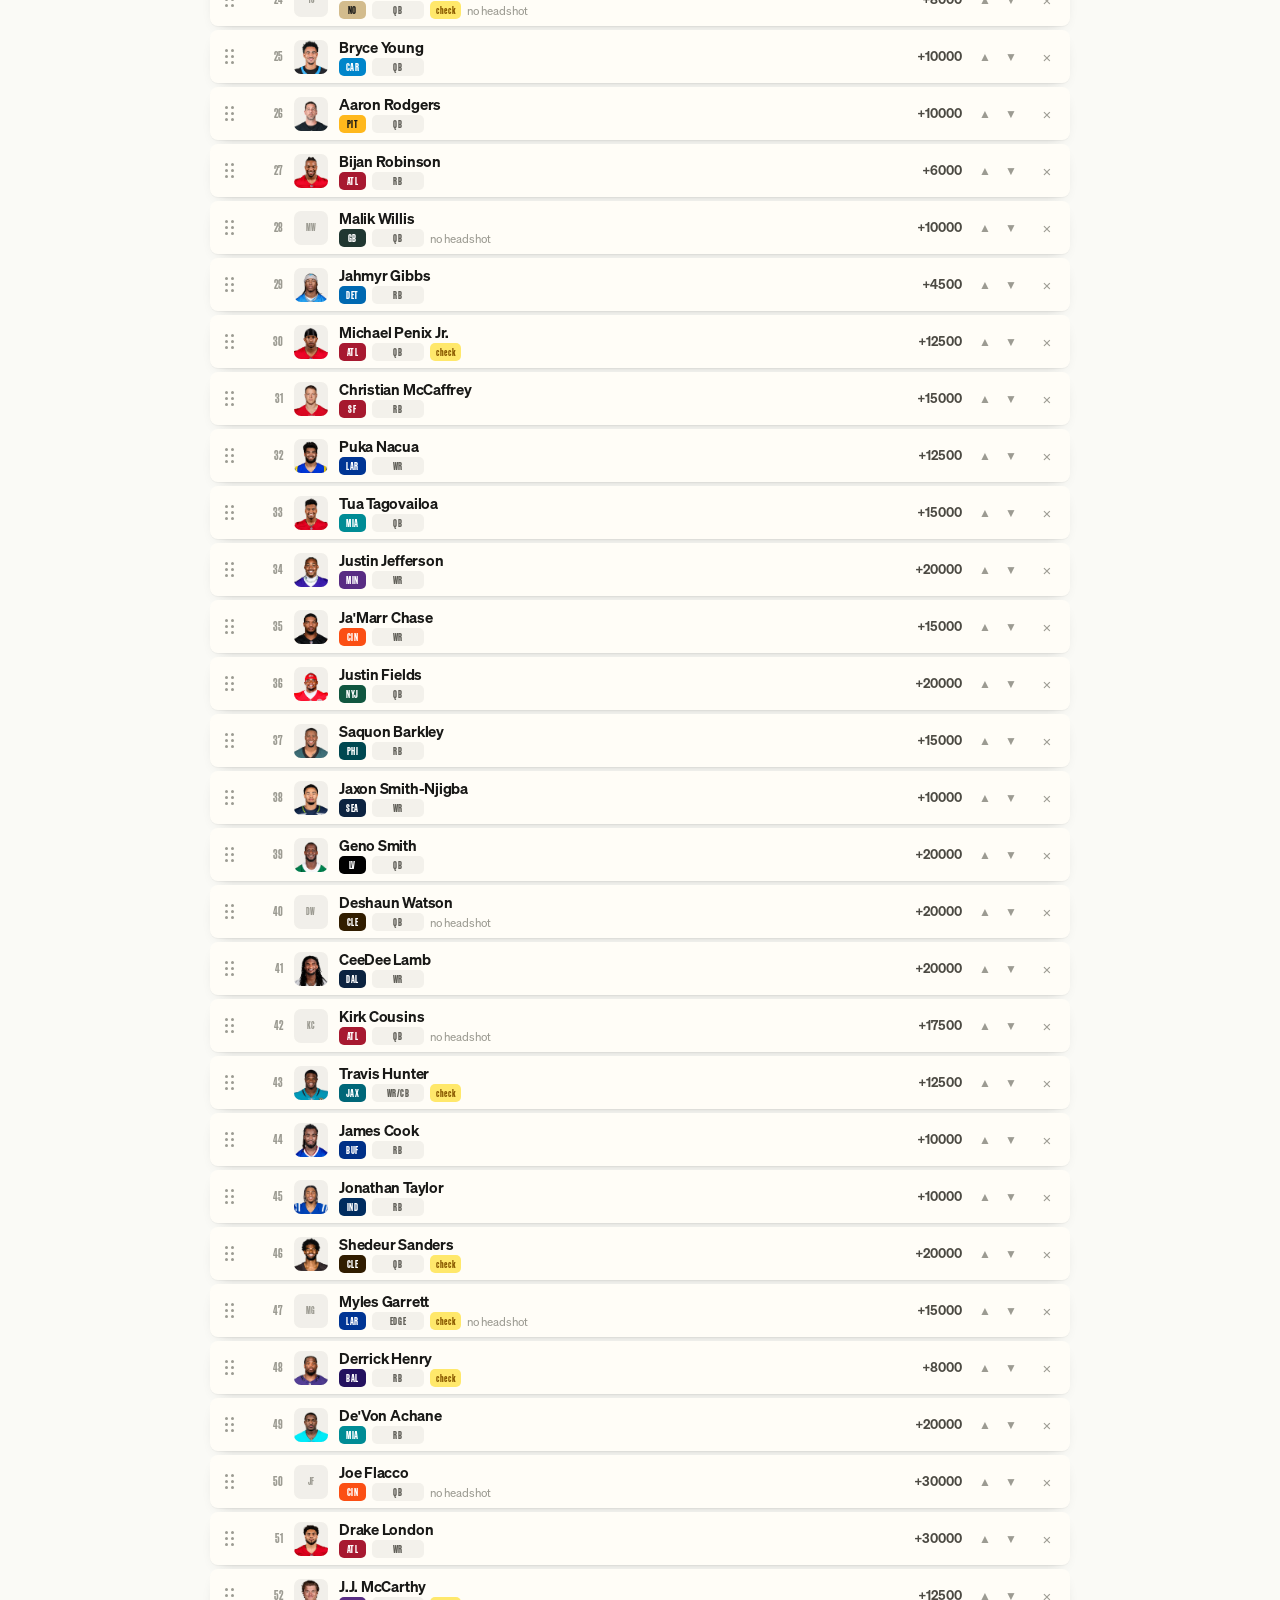
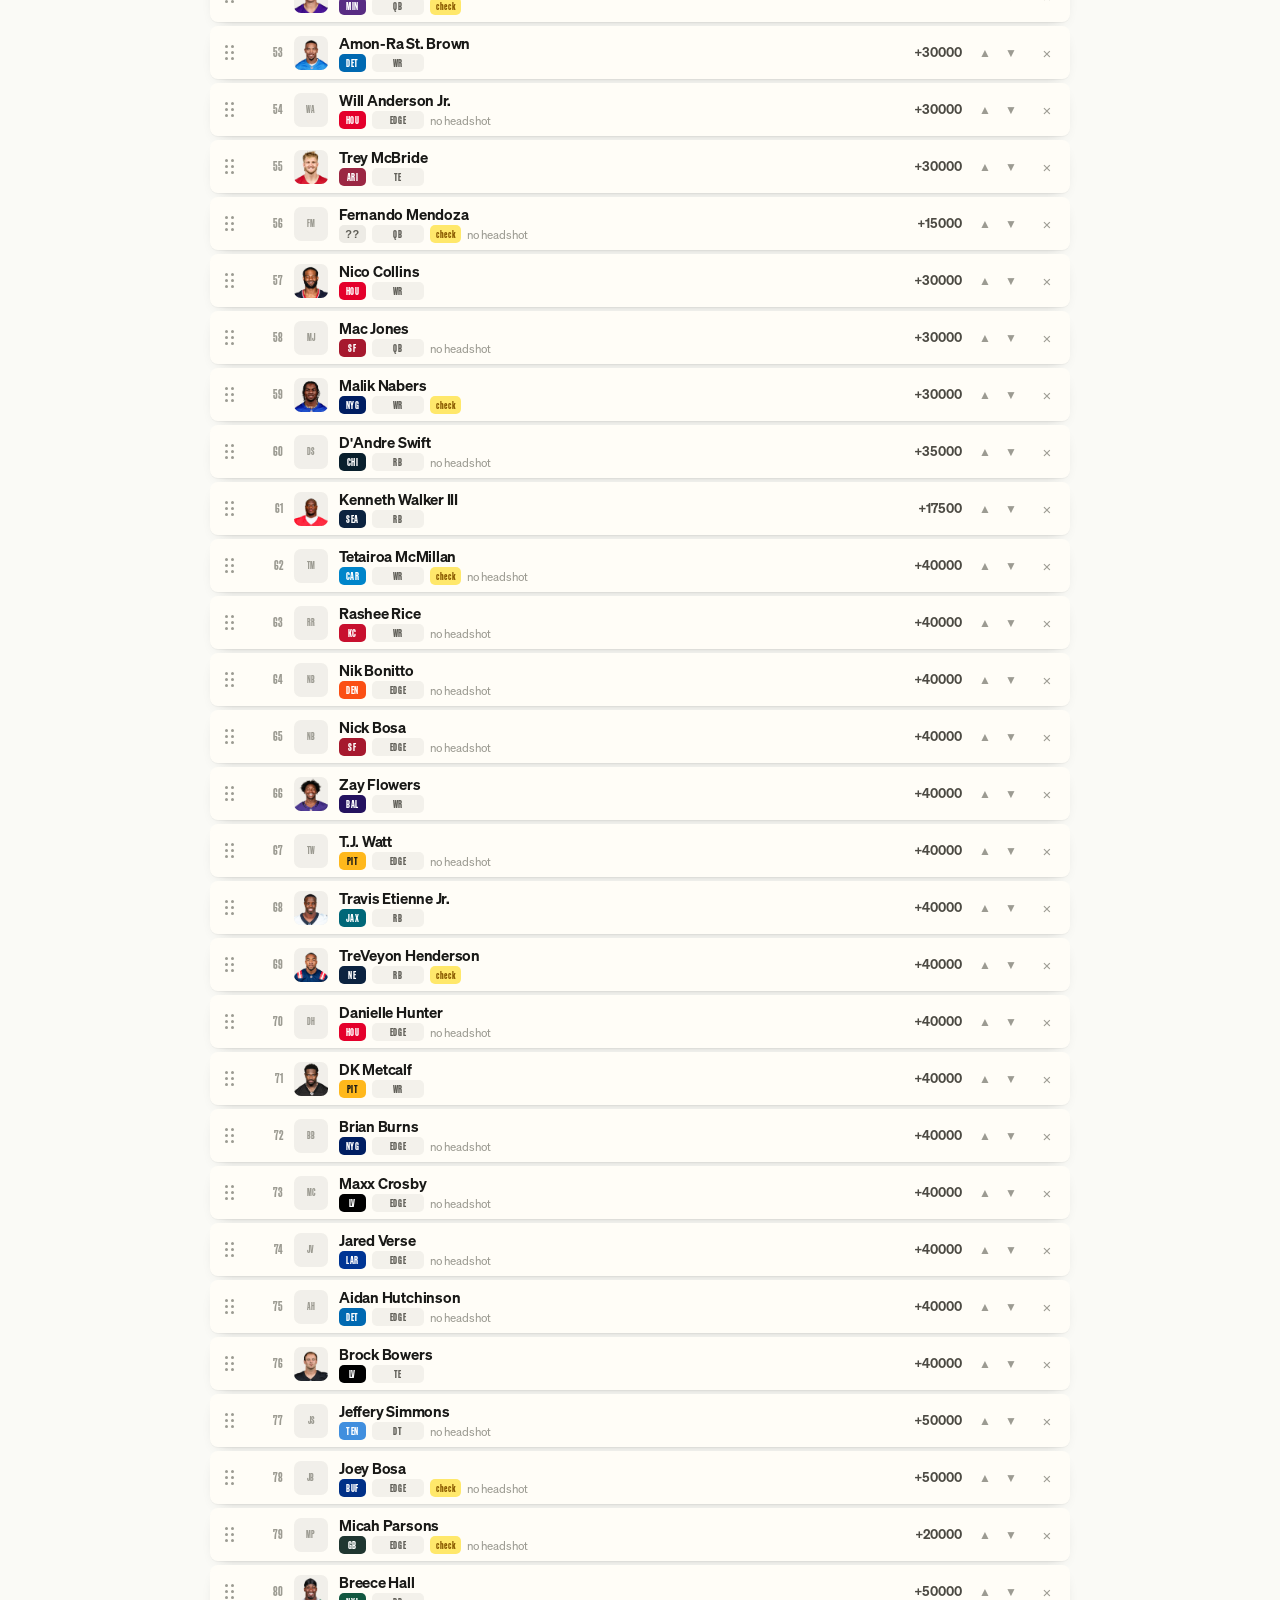
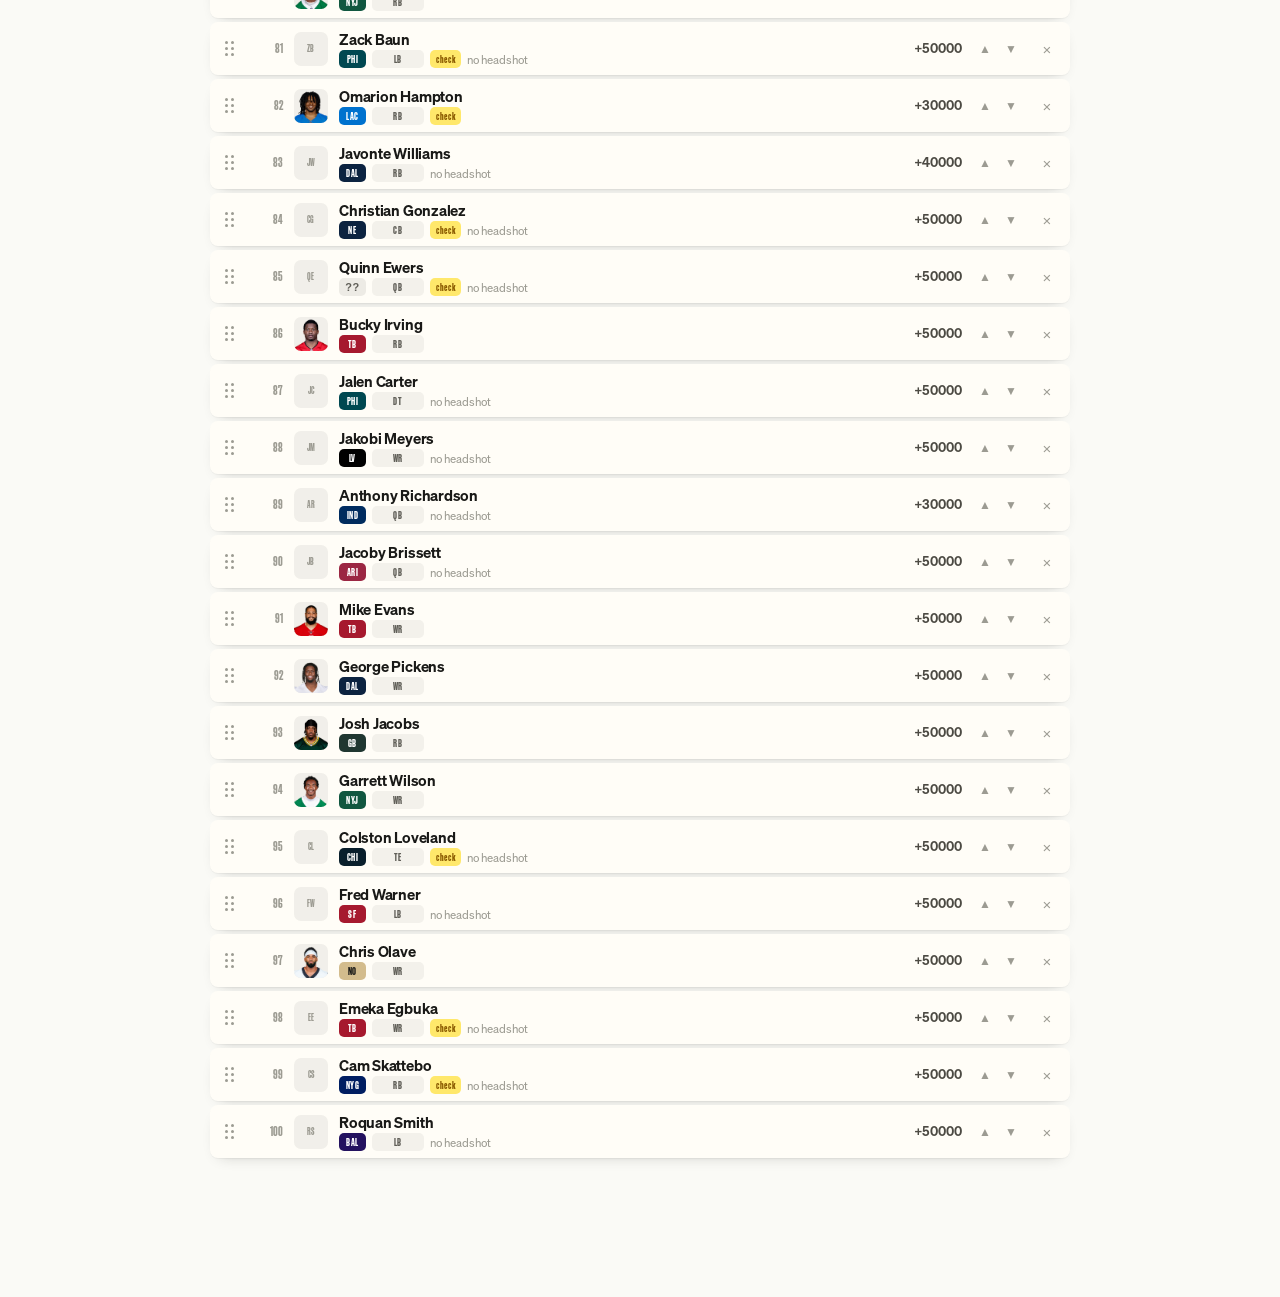
<file: curate.html>
<!doctype html>
<html lang="en">
<head>
<meta charset="utf-8">
<meta name="viewport" content="width=device-width,initial-scale=1">
<title>Award boards — curate</title>
<style>
@font-face{font-family:'Sohne';src:url('fonts/Sohne-Buch.woff2') format('woff2');font-weight:400;font-display:swap}
@font-face{font-family:'Sohne';src:url('fonts/Sohne-Kraftig.woff2') format('woff2');font-weight:500;font-display:swap}
@font-face{font-family:'Sohne';src:url('fonts/Sohne-Halbfett.woff2') format('woff2');font-weight:600;font-display:swap}
@font-face{font-family:'Sohne';src:url('fonts/Sohne-Dreiviertelfett.woff2') format('woff2');font-weight:700;font-display:swap}
@font-face{font-family:'Sohne Schmal';src:url('fonts/SohneSchmal-Dreiviertelfett.woff2') format('woff2');font-weight:700;font-display:swap}
:root{
 --paper:#FAFAF6;--card:#FFFDF7;--ink:#191917;--body:#26251F;
 --mut:#605F58;--mut2:#4C4A43;--fnt:#9C9B92;
 --hr:rgba(25,25,23,.09);--hl:#FFE86B;--hls:#FFD84D;
 --sans:'Sohne',-apple-system,BlinkMacSystemFont,'Segoe UI',sans-serif;
 --cond:'Sohne Schmal','Sohne',sans-serif;
 --cardsh:0 1px 1px rgba(25,25,23,.04),0 6px 16px -10px rgba(25,25,23,.3);
 --e-out:cubic-bezier(.23,1,.32,1)}
*{box-sizing:border-box;margin:0;padding:0}
body{background:var(--paper);color:var(--ink);font-family:var(--sans);
 font-size:14px;-webkit-font-smoothing:antialiased}
button{font:inherit;color:inherit;border:0;background:none;cursor:pointer}
.wrap{max-width:900px;margin:0 auto;padding:28px 20px 140px}

h1{font-size:29px;font-weight:700;letter-spacing:-.03em}
.sub{font-size:14px;color:var(--mut);margin-top:6px;max-width:60ch;line-height:1.5}

.tabs{display:flex;gap:6px;margin:26px 0 4px}
.tab{font-family:var(--cond);font-size:14px;font-weight:700;letter-spacing:.05em;
 text-transform:uppercase;color:var(--fnt);padding:8px 13px;border-radius:7px;
 transition:background .15s var(--e-out),color .15s var(--e-out)}
.tab:hover{color:var(--mut);background:rgba(25,25,23,.05)}
.tab.on{background:var(--ink);color:var(--paper)}
.tab b{font-weight:700;opacity:.55;margin-left:7px}

.bar{display:flex;flex-wrap:wrap;gap:8px;align-items:center;margin:18px 0 12px}
.find{flex:1;min-width:190px;padding:9px 12px;border-radius:8px;background:var(--card);
 box-shadow:var(--cardsh);font-size:14px;outline:0;border:0}
.find::placeholder{color:var(--fnt)}
.btn{font-family:var(--cond);font-size:12.5px;font-weight:700;letter-spacing:.06em;
 text-transform:uppercase;color:var(--mut);padding:8px 11px;border-radius:7px;
 background:rgba(25,25,23,.055);white-space:nowrap;
 transition:background .15s var(--e-out),color .15s var(--e-out)}
.btn:hover{background:rgba(25,25,23,.11);color:var(--ink)}
.btn.go{background:var(--ink);color:var(--paper)}
.btn.go:hover{background:#000}
.count{font-size:12.5px;color:var(--fnt);margin-left:auto;white-space:nowrap}

.list{display:grid;gap:4px;margin-top:6px}
.row{display:grid;grid-template-columns:26px 30px 34px minmax(0,1fr) auto auto auto;
 align-items:center;gap:11px;padding:7px 10px 7px 6px;border-radius:8px;
 background:var(--card);box-shadow:var(--cardsh);will-change:transform}
.row.gone{display:none}
.row.lift{position:relative;z-index:5;box-shadow:0 12px 28px -12px rgba(25,25,23,.5)}
.row.slide{transition:transform 180ms var(--e-out)}
.grip{display:grid;grid-template-columns:repeat(2,3px);gap:3px;justify-content:center;
 padding:9px 6px;border-radius:6px;cursor:grab;touch-action:none}
.grip i{width:3px;height:3px;border-radius:50%;background:var(--fnt);display:block}
.grip:hover{background:rgba(25,25,23,.06)}
.n{font-family:var(--cond);font-size:13px;font-weight:700;color:var(--fnt);text-align:right}
.face{width:34px;height:34px;border-radius:7px;object-fit:cover;background:rgba(25,25,23,.06);
 display:block}
.face.none{display:grid;place-items:center;font-size:10px;font-weight:700;color:var(--fnt);
 font-family:var(--cond);letter-spacing:.04em}
.who{min-width:0}
.nm{font-size:15px;font-weight:600;letter-spacing:-.015em;white-space:nowrap;
 overflow:hidden;text-overflow:ellipsis}
.meta{font-size:11.5px;color:var(--mut);margin-top:1px;display:flex;align-items:center;
 gap:6px;flex-wrap:wrap;min-width:0}
.chip{display:inline-flex;align-items:center;gap:5px;font-family:var(--cond);font-size:11px;
 font-weight:700;letter-spacing:.05em;padding:2px 6px;border-radius:5px;
 background:var(--tc,rgba(25,25,23,.08));color:var(--tf,var(--mut))}
.tsel{-webkit-appearance:none;appearance:none;border:0;cursor:pointer;
 font-family:var(--cond);font-size:11px;font-weight:700;letter-spacing:.05em;
 padding:2px 6px;border-radius:5px;outline:0;text-align:center}
.psel{width:52px;border:0;outline:0;background:rgba(25,25,23,.05);border-radius:5px;
 padding:2px 5px;font-family:var(--cond);font-size:11px;font-weight:700;
 letter-spacing:.05em;color:var(--mut);text-transform:uppercase;text-align:center}
.psel:focus{background:rgba(25,25,23,.11);color:var(--ink)}
.warn{font-family:var(--cond);font-size:10.5px;font-weight:700;letter-spacing:.06em;
 color:#8A5A00;background:var(--hl);padding:2px 6px;border-radius:5px}
.odds{font-size:13px;font-weight:600;color:var(--mut2);font-variant-numeric:tabular-nums;
 white-space:nowrap}
.mv{display:flex;gap:2px}
.mv button{width:24px;height:24px;border-radius:6px;color:var(--fnt);font-size:12px;
 display:grid;place-items:center;transition:background .15s,color .15s}
.mv button:hover{background:rgba(25,25,23,.08);color:var(--ink)}
.del{width:26px;height:26px;border-radius:6px;color:var(--fnt);font-size:15px;
 display:grid;place-items:center;transition:background .15s,color .15s}
.del:hover{background:rgba(200,16,46,.12);color:#C8102E}

.dock{position:fixed;left:0;right:0;bottom:0;background:rgba(250,250,246,.94);
 backdrop-filter:blur(10px);border-top:1px solid var(--hr);padding:12px 20px;
 display:flex;gap:8px;align-items:center;justify-content:center;flex-wrap:wrap}
.dock .note{font-size:12.5px;color:var(--mut);margin-right:auto}
.toast{position:fixed;left:50%;bottom:78px;transform:translateX(-50%) translateY(8px);
 background:var(--ink);color:var(--paper);font-size:13px;padding:9px 14px;border-radius:8px;
 display:flex;gap:12px;align-items:center;opacity:0;pointer-events:none;
 transition:opacity .18s var(--e-out),transform .24s var(--e-out);z-index:20}
.toast.up{opacity:1;transform:translateX(-50%) translateY(0);pointer-events:auto}
.toast button{font-family:var(--cond);font-size:12px;font-weight:700;letter-spacing:.06em;
 text-transform:uppercase;color:var(--hls)}
.out{position:fixed;inset:0;background:rgba(25,25,23,.45);display:none;place-items:center;
 padding:24px;z-index:30}
.out.up{display:grid}
.sheet{background:var(--card);border-radius:12px;max-width:820px;width:100%;
 max-height:82vh;display:flex;flex-direction:column;overflow:hidden;
 box-shadow:0 24px 60px -20px rgba(25,25,23,.5)}
.sheet header{display:flex;align-items:center;gap:10px;padding:14px 16px;
 border-bottom:1px solid var(--hr)}
.sheet h2{font-size:16px;font-weight:600;letter-spacing:-.02em;margin-right:auto}
.sheet textarea{flex:1;min-height:340px;border:0;outline:0;resize:none;padding:16px;
 font-family:ui-monospace,SFMono-Regular,Menlo,monospace;font-size:12px;line-height:1.55;
 background:transparent;color:var(--body)}
.empty{padding:26px 10px;color:var(--fnt);font-size:14px}
/* narrow enough that the name and the price were colliding: drop the price and
   the controls onto their own line rather than letting the columns overlap */
@media(max-width:620px){
 .row{grid-template-columns:26px 26px 34px minmax(0,1fr) auto;row-gap:6px}
 .odds{grid-column:4;justify-self:start}
 .mv{grid-column:5;grid-row:1}
 .del{grid-column:5;grid-row:2;justify-self:end}
}
</style>
</head>
<body>
<div class="wrap">
 <h1>Award boards</h1>
 <p class="sub">Drag to reorder, or nudge a row with the arrows. Delete anyone who should
  not be on the board. Order and deletions are kept in this browser as you go — press
  <b>Export players.js</b> when you are done and paste the result into <code>src/players.js</code>.</p>

 <nav class="tabs" id="tabs"></nav>

 <div class="bar">
  <input class="find" id="find" type="search" placeholder="Filter this board" autocomplete="off" spellcheck="false">
  <button class="btn" id="byodds">Sort by odds</button>
  <button class="btn" id="onlyshots">Only with headshots</button>
  <button class="btn" id="restore">Restore deleted</button>
  <span class="count" id="count"></span>
 </div>

 <div class="list" id="list"></div>
 <p class="empty" id="empty" hidden>Nothing matches that filter.</p>
</div>

<div class="dock">
 <span class="note" id="note">Loading…</span>
 <span class="warn" id="gap" hidden></span>
 <button class="btn" id="resetall">Reset everything</button>
 <button class="btn" id="expcsv">Export CSV</button>
 <button class="btn go" id="expjs">Export players.js</button>
</div>

<div class="toast" id="toast"><span id="toastmsg"></span><button id="undo">Undo</button></div>

<div class="out" id="out">
 <div class="sheet">
  <header>
   <h2 id="outtitle">Export</h2>
   <button class="btn" id="copy">Copy</button>
   <button class="btn" id="save">Download</button>
   <button class="btn" id="close">Close</button>
  </header>
  <textarea id="outtext" spellcheck="false" readonly></textarea>
 </div>
</div>

<script>
const AWARDS=[['mvp','MVP'],['opoy','OPOY'],['dpoy','DPOY']];
const KEY='curate.boards.v1';
let TEAMS={}, DATA={mvp:[],opoy:[],dpoy:[]}, STATE=null, TAB='mvp';
let lastDeleted=null, toastTimer=null;

const $=s=>document.querySelector(s);
const slug=n=>n.toLowerCase().replace(/\s+(jr|sr|ii|iii|iv)\.?$/,'').replace(/[^a-z0-9]/g,'');
const lum=h=>{h=h.replace('#','');const v=[0,2,4].map(i=>parseInt(h.slice(i,i+2),16)/255)
 .map(c=>c<=.03928?c/12.92:Math.pow((c+.055)/1.055,2.4));return .2126*v[0]+.7152*v[1]+.0722*v[2]};

/* Team colours come straight out of the app's own source so this tool cannot
   drift from it — there is one definition of a team's colour in this repo. */
async function loadTeams(){
 const src=await (await fetch('src/core.js')).text();
 const re=/\{k:'(\w+)',city:'([^']*)',name:'([^']*)',conf:'(\w+)',div:'(\w+)',c:'(#\w+)',c2:'(#\w+)'\}/g;
 let m; while((m=re.exec(src))){
  TEAMS[m[1]]={k:m[1],city:m[2],name:m[3],c:m[6],c2:m[7],f:lum(m[6])>.42?'#191917':'#FFFFFF'}}
}

function parseCSV(text){
 const lines=text.trim().split(/\r?\n/), head=lines[0].split(',');
 return lines.slice(1).map(l=>{
  const cells=[]; let cur='', q=false;
  for(let i=0;i<l.length;i++){const ch=l[i];
   if(ch==='"'){q=!q;continue}
   if(ch===','&&!q){cells.push(cur);cur='';continue}
   cur+=ch}
  cells.push(cur);
  const o={}; head.forEach((h,i)=>o[h]=cells[i]||''); return o});
}

async function loadData(){
 const rows=parseCSV(await (await fetch('awards-odds-2026.csv')).text());
 rows.forEach(r=>{
  const a=r.award.toLowerCase(); if(!DATA[a])return;
  DATA[a].push({id:slug(r.player), name:r.player, team:r.team, pos:r.position,
   odds:r.odds, check:r.team_pos_confidence==='check',
   shot:r.have_headshot==='yes', file:r.headshot_file})});
}

/* State is only an order and a deleted set per board, so re-running the pull
   later brings in new names without discarding the curation. */
function blank(){const s={};AWARDS.forEach(([k])=>
 s[k]={order:DATA[k].map(r=>r.id),cut:[],edits:{}});return s}
function load(){
 try{const raw=localStorage.getItem(KEY); if(raw)STATE=JSON.parse(raw)}catch(e){}
 if(!STATE)STATE=blank();
 AWARDS.forEach(([k])=>{
  const s=STATE[k]||(STATE[k]={order:[],cut:[]});
  const known=new Set(DATA[k].map(r=>r.id));
  s.order=s.order.filter(id=>known.has(id));
  const seen=new Set(s.order);
  DATA[k].forEach(r=>{if(!seen.has(r.id))s.order.push(r.id)});
  s.cut=(s.cut||[]).filter(id=>known.has(id));
  s.edits=s.edits||{}});
}
const save=()=>{try{localStorage.setItem(KEY,JSON.stringify(STATE))}catch(e){}};

/* Corrections live beside the order rather than in it, so re-pulling the odds
   keeps every team you have fixed by hand. */
const byId=k=>Object.fromEntries(DATA[k].map(r=>{
 const e=(STATE[k]&&STATE[k].edits||{})[r.id];
 return [r.id, e?{...r,...e,check:false}:r]}));
function live(k){const m=byId(k),cut=new Set(STATE[k].cut);
 return STATE[k].order.filter(id=>!cut.has(id)).map(id=>m[id])}

const TEAMKEYS=()=>Object.keys(TEAMS).sort();
const teamOpts=sel=>['<option value="">??</option>']
 .concat(TEAMKEYS().map(k=>`<option value="${k}"${k===sel?' selected':''}>${k}</option>`)).join('');

function rowHTML(r,i){
 const t=TEAMS[r.team];
 const style=t?`--tc:${t.c};--tf:${t.f}`:'';
 const face=r.shot?`<img class="face" src="headshots/${r.file}" alt="" loading="lazy">`
  :`<span class="face none">${r.name.split(' ').map(w=>w[0]).join('').slice(0,2)}</span>`;
 return `<div class="row" data-id="${r.id}">
 <span class="grip" data-grip title="Drag to reorder"><i></i><i></i><i></i><i></i><i></i><i></i></span>
 <span class="n">${i+1}</span>
 ${face}
 <span class="who"><span class="nm">${r.name}</span>
  <span class="meta">
   <select class="tsel chip" style="${style}" data-team>${teamOpts(r.team)}</select>
   <input class="psel" data-pos value="${r.pos||''}" placeholder="POS" size="4"
    autocomplete="off" spellcheck="false">
   ${r.check?'<span class="warn">check</span>':''}
   ${r.shot?'':'<span style="color:var(--fnt)">no headshot</span>'}</span></span>
 <span class="odds">${r.odds}</span>
 <span class="mv"><button data-up title="Move up">&#9650;</button>
  <button data-down title="Move down">&#9660;</button></span>
 <button class="del" data-del title="Remove from the board">&times;</button>
</div>`}

function render(){
 $('#tabs').innerHTML=AWARDS.map(([k,l])=>
  `<button class="tab${k===TAB?' on':''}" data-tab="${k}">${l}<b>${live(k).length}</b></button>`).join('');
 const rows=live(TAB);
 $('#list').innerHTML=rows.map(rowHTML).join('');
 $('#count').textContent=`${rows.length} on the board · ${STATE[TAB].cut.length} removed`;
 $('#note').textContent=AWARDS.map(([k,l])=>`${l} ${live(k).length}`).join('  ·  ');
 applyFilter(); gaps();
}

function applyFilter(){
 const q=$('#find').value.trim().toLowerCase();
 const only=$('#onlyshots').classList.contains('go');
 let shown=0;
 $('#list').querySelectorAll('.row').forEach(el=>{
  const r=byId(TAB)[el.dataset.id];
  const hit=(!q||r.name.toLowerCase().includes(q)||(r.team||'').toLowerCase().includes(q)
   ||(r.pos||'').toLowerCase().includes(q)) && (!only||r.shot);
  el.classList.toggle('gone',!hit); if(hit)shown++});
 $('#empty').hidden=shown>0;
}

function move(id,delta){
 const o=STATE[TAB].order, cut=new Set(STATE[TAB].cut);
 const vis=o.filter(x=>!cut.has(x));
 const at=vis.indexOf(id), to=at+delta;
 if(at<0||to<0||to>=vis.length)return;
 vis.splice(at,1); vis.splice(to,0,id);
 STATE[TAB].order=vis.concat(o.filter(x=>cut.has(x)));
 save(); flip(()=>render());
}

function cut(id){
 const r=byId(TAB)[id];
 STATE[TAB].cut.push(id); save();
 lastDeleted={award:TAB,id};
 toast(`Removed ${r.name}`);
 flip(()=>render());
}

function toast(msg){
 $('#toastmsg').textContent=msg; $('#toast').classList.add('up');
 clearTimeout(toastTimer); toastTimer=setTimeout(()=>$('#toast').classList.remove('up'),5000);
}

/* Measure, mutate, then send every row back to where it was and let it go —
   so a delete or a nudge closes the gap instead of snapping shut. */
function flip(mutate){
 const before=new Map();
 $('#list').querySelectorAll('.row').forEach(el=>before.set(el.dataset.id,el.getBoundingClientRect().top));
 mutate();
 if(matchMedia('(prefers-reduced-motion:reduce)').matches)return;
 $('#list').querySelectorAll('.row').forEach(el=>{
  const was=before.get(el.dataset.id); if(was==null)return;
  const dy=was-el.getBoundingClientRect().top; if(!dy)return;
  el.animate([{transform:`translateY(${dy}px)`},{transform:'none'}],
   {duration:280,easing:'cubic-bezier(.2,.7,.3,1)'})});
}

/* Pointer drag: the row under the finger follows it, the rest slide out of the
   way, and the DOM order is only rewritten on drop. */
function drag(e){
 if(e.button)return;
 const grip=e.target.closest('[data-grip]'); if(!grip)return;
 const row=grip.closest('.row'), list=$('#list');
 const items=[...list.querySelectorAll('.row:not(.gone)')];
 if(items.length<2)return;
 e.preventDefault(); grip.setPointerCapture(e.pointerId);
 const rects=items.map(r=>r.getBoundingClientRect());
 const h=rects[0].height+(rects[1]?rects[1].top-rects[0].bottom:0);
 let from=items.indexOf(row), to=from, edge=0, raf=0;
 const startY=e.clientY;
 row.classList.add('lift'); items.forEach(r=>{if(r!==row)r.classList.add('slide')});

 const place=dy=>{
  row.style.transform=`translateY(${dy}px)`;
  const next=Math.max(0,Math.min(items.length-1,from+Math.round(dy/h)));
  if(next===to)return; to=next;
  items.forEach((r,i)=>{if(r===row)return;
   let s=0;
   if(from<to&&i>from&&i<=to)s=-h; else if(from>to&&i>=to&&i<from)s=h;
   r.style.transform=s?`translateY(${s}px)`:''})};

 const move=ev=>{
  place(ev.clientY-startY+edge);
  const m=90, y=ev.clientY;
  const speed=y<m?-(m-y)/6:y>innerHeight-m?(y-(innerHeight-m))/6:0;
  if(speed&&!raf){const step=()=>{const b=scrollY;scrollBy(0,speed);edge+=scrollY-b;
    place(ev.clientY-startY+edge);raf=speed?requestAnimationFrame(step):0};
   raf=requestAnimationFrame(step)}
  else if(!speed&&raf){cancelAnimationFrame(raf);raf=0}};

 const up=()=>{
  if(raf){cancelAnimationFrame(raf);raf=0}
  grip.removeEventListener('pointermove',move);
  grip.removeEventListener('pointerup',up); grip.removeEventListener('pointercancel',up);
  items.forEach(r=>{r.style.transition='';r.style.transform='';r.classList.remove('lift','slide')});
  if(to!==from){
   const ids=items.map(r=>r.dataset.id);
   const [m]=ids.splice(from,1); ids.splice(to,0,m);
   const cutSet=new Set(STATE[TAB].cut);
   const hidden=STATE[TAB].order.filter(x=>!ids.includes(x));
   STATE[TAB].order=ids.concat(hidden.filter(x=>!cutSet.has(x)), STATE[TAB].cut);
   save()}
  render()};

 grip.addEventListener('pointermove',move);
 grip.addEventListener('pointerup',up);
 grip.addEventListener('pointercancel',up);
}

const oddsNum=o=>parseInt(String(o).replace('+',''),10)||1e9;

function exportJS(){
 const chunk=k=>live(k).map(r=>`['${r.name.replace(/'/g,"\\'")}','${r.team}','${r.pos}','${r.odds}']`);
 const wrap=a=>{const out=[];for(let i=0;i<a.length;i+=2)out.push(' '+a.slice(i,i+2).join(','));return out.join(',\n')};
 return `/* The three boards.\n   Curated with curate.html from awards-odds-2026.csv.\n`
  +`   MVP ${live('mvp').length} · OPOY ${live('opoy').length} · DPOY ${live('dpoy').length}. */\n`
  +`const BOARD={\n`
  +AWARDS.map(([k])=>`${k}:[\n${wrap(chunk(k))}\n]`).join(',\n')
  +`\n};\n`;
}
function exportCSV(){
 const rows=[['award','rank','player','team','position','odds','have_headshot','team_pos_confidence']];
 AWARDS.forEach(([k,l])=>live(k).forEach((r,i)=>
  rows.push([l,i+1,r.name,r.team,r.pos,r.odds,r.shot?'yes':'no',r.check?'check':'ok'])));
 return rows.map(r=>r.map(c=>/[",]/.test(String(c))?`"${c}"`:c).join(',')).join('\n');
}
/* Nothing should reach players.js without a team and a position — the app
   draws a logo and a fill from the first and prints the second. */
function gapRows(){const bad=[];
 AWARDS.forEach(([k,l])=>live(k).forEach(r=>{
  if(!r.team||!TEAMS[r.team]||!r.pos)bad.push(`${l}: ${r.name}`)}));
 return bad}
function gaps(){
 const bad=gapRows();
 $('#gap').textContent=bad.length?`${bad.length} row${bad.length>1?'s':''} still need a team or position`:'';
 $('#gap').hidden=!bad.length;
}
function show(title,text,file){
 $('#outtitle').textContent=title; $('#outtext').value=text;
 $('#out').classList.add('up'); $('#outtext').dataset.file=file;
 $('#outtext').select();
}

addEventListener('click',e=>{
 const t=e.target;
 const tab=t.closest('[data-tab]'); if(tab){TAB=tab.dataset.tab;render();return}
 const row=t.closest('.row');
 if(row){
  if(t.closest('[data-up]'))return move(row.dataset.id,-1);
  if(t.closest('[data-down]'))return move(row.dataset.id,1);
  if(t.closest('[data-del]'))return cut(row.dataset.id);
 }
 if(t.closest('#undo')&&lastDeleted){
  const {award,id}=lastDeleted; STATE[award].cut=STATE[award].cut.filter(x=>x!==id);
  lastDeleted=null; save(); $('#toast').classList.remove('up');
  if(award!==TAB)TAB=award;
  flip(()=>render()); return}
 if(t.closest('#byodds')){
  const m=byId(TAB);
  STATE[TAB].order=[...STATE[TAB].order].sort((a,b)=>oddsNum(m[a].odds)-oddsNum(m[b].odds));
  save(); flip(()=>render()); return}
 if(t.closest('#onlyshots')){t.closest('#onlyshots').classList.toggle('go');applyFilter();return}
 if(t.closest('#restore')){
  if(!STATE[TAB].cut.length)return toast('Nothing removed on this board');
  STATE[TAB].cut=[]; save(); flip(()=>render()); return}
 if(t.closest('#resetall')){
  if(!confirm('Throw away all reordering and deletions on all three boards?'))return;
  STATE=blank(); save(); render(); return}
 if(t.closest('#expjs')){
  const bad=gapRows();
  if(bad.length&&!confirm(`These still have no team or position and will break the app:\n\n`
   +bad.slice(0,12).join('\n')+(bad.length>12?`\n…and ${bad.length-12} more`:'')
   +`\n\nExport anyway?`))return;
  return show('src/players.js',exportJS(),'players.js')}
 if(t.closest('#expcsv'))return show('Curated CSV',exportCSV(),'awards-curated.csv');
 if(t.closest('#copy')){navigator.clipboard.writeText($('#outtext').value)
  .then(()=>toast('Copied'),()=>toast('Copy failed — select and copy by hand'));return}
 if(t.closest('#save')){
  const a=document.createElement('a');
  a.href=URL.createObjectURL(new Blob([$('#outtext').value],{type:'text/plain'}));
  a.download=$('#outtext').dataset.file; a.click(); URL.revokeObjectURL(a.href); return}
 if(t.closest('#close')||t===$('#out'))return $('#out').classList.remove('up');
});
function edit(id,field,value){
 const e=STATE[TAB].edits[id]||(STATE[TAB].edits[id]={});
 e[field]=value; save();
}
addEventListener('input',e=>{
 if(e.target.id==='find')return applyFilter();
 const row=e.target.closest('.row'); if(!row)return;
 if(e.target.matches('[data-pos]')){
  edit(row.dataset.id,'pos',e.target.value.trim().toUpperCase());
  row.querySelector('.warn')?.remove(); gaps()}});
addEventListener('change',e=>{
 const row=e.target.closest('.row'); if(!row)return;
 if(e.target.matches('[data-team]')){
  const k=e.target.value, t=TEAMS[k];
  edit(row.dataset.id,'team',k);
  e.target.style.cssText=t?`--tc:${t.c};--tf:${t.f}`:'';
  row.querySelector('.warn')?.remove(); gaps()}});
addEventListener('pointerdown',drag);
addEventListener('keydown',e=>{if(e.key==='Escape')$('#out').classList.remove('up')});

(async function boot(){
 try{
  await Promise.all([loadTeams(),loadData()]);
  load(); render();
 }catch(err){
  $('#note').textContent='Could not load — serve this over HTTP (./serve.sh 8145), not file://';
  console.error(err)}
})();
</script>
</body>
</html>
</file>
<file: style.css>
@font-face{font-family:'Sohne';src:url('fonts/Sohne-Buch.woff2') format('woff2');font-weight:400;font-display:swap}
@font-face{font-family:'Sohne';src:url('fonts/Sohne-Kraftig.woff2') format('woff2');font-weight:500;font-display:swap}
@font-face{font-family:'Sohne';src:url('fonts/Sohne-Halbfett.woff2') format('woff2');font-weight:600;font-display:swap}
@font-face{font-family:'Sohne';src:url('fonts/Sohne-Dreiviertelfett.woff2') format('woff2');font-weight:700;font-display:swap}
@font-face{font-family:'Sohne Schmal';src:url('fonts/SohneSchmal-Dreiviertelfett.woff2') format('woff2');font-weight:700;font-display:swap}
@font-face{font-family:'Sohne Schmal';src:url('fonts/SohneSchmal-Halbfett.woff2') format('woff2');font-weight:600;font-display:swap}
@font-face{font-family:'Tiempos Text';src:url('fonts/TiemposText-Regular.woff2') format('woff2');font-weight:400;font-display:swap}

/* The house palette, carried over whole. Paper rather than white, ink rather
   than black, and one highlight that means "this is yours". */
:root{
 --paper:#FAFAF6;--card:#FFFDF7;--ink:#191917;--body:#26251F;
 --mut:#605F58;--mut2:#4C4A43;--fnt:#9C9B92;
 --hr:rgba(25,25,23,.09);--hr2:rgba(25,25,23,.2);
 --hl:#FFE86B;--hls:#FFD84D;--acc:#2451B3;
 --sans:'Sohne',-apple-system,BlinkMacSystemFont,'Segoe UI',sans-serif;
 --serif:'Tiempos Text',Georgia,serif;
 --cond:'Sohne Schmal','Sohne',sans-serif;
 --cardsh:0 1px 1px rgba(25,25,23,.04),0 6px 16px -10px rgba(25,25,23,.3);
 --pad:20px;
 --e-out:cubic-bezier(.23,1,.32,1);
}
*{box-sizing:border-box}
/* The browser hides [hidden] with display:none from its own stylesheet, which
   any author rule setting display quietly beats. .cnd is a grid, so hiding it
   did nothing you could see — the award search had been marking rows hidden
   and painting them anyway. Author it once, here, rather than remembering it
   at every call site. */
[hidden]{display:none!important}
html,body{margin:0;background:var(--paper)}
/* The browser paints its own colour over a tapped control before ours arrives —
   a blue wash on iOS and a blue ring in Chrome — so a team chip flashed blue on
   the way to its own colour. Selection feedback is the stylesheet's job here,
   and the keyboard ring below is the only outline anything gets. */
html{-webkit-tap-highlight-color:transparent}
button,a,input,[tabindex]{-webkit-tap-highlight-color:transparent}
:focus{outline:none}
:focus-visible{outline:2px solid var(--acc);outline-offset:2px}
body{font-family:var(--sans);color:var(--ink);-webkit-font-smoothing:antialiased;
 font-size:16px;line-height:1.45;padding-bottom:60px}
button{font:inherit;color:inherit;background:none;border:0;padding:0;cursor:pointer}
input{font:inherit;color:inherit}
a{color:inherit;text-decoration:none}
h1,h2,h3,h4,p{margin:0}

/* ---- masthead ----------------------------------------------------------- */
/* where a removed element lives out its last two hundred milliseconds */
.ghosts{position:fixed;inset:0;z-index:30;pointer-events:none;overflow:hidden}
.mast{position:sticky;top:0;z-index:20;display:flex;align-items:center;gap:11px;
 padding:14px var(--pad);background:rgba(250,250,246,.9);
 -webkit-backdrop-filter:blur(8px);backdrop-filter:blur(8px);
 border-bottom:1px solid var(--hr)}
/* The mark turns over when the step does. The shield is the thing at rest and
   the thing you come back to; the clover is what it passes through — four
   petals meeting at a point, borrowed whole from the fantasy app, where a mark
   with fourfold symmetry is what let a turn read as a turn without ever coming
   to rest somewhere arbitrary. A square box so both sit on the same centre:
   the shield is contained inside it and keeps its own portrait proportion. */
.wm{position:relative;width:22px;height:22px;flex:none;color:var(--ink)}
.wm>*{position:absolute;inset:0}
.wms{background:url('art/nfl.png') center/contain no-repeat}
.wmc{display:block;width:100%;height:100%;opacity:0;padding:1px}
/* The turn is on the box and the swap is on its two faces, so the shield is
   already gone before the rotation is far enough along to read as a shield
   lying over. The dip in scale is what makes it a change of state rather than
   a spinning picture. */
@keyframes wmturn{
 0%{transform:rotate(0) scale(1)}
 50%{transform:rotate(180deg) scale(.84)}
 100%{transform:rotate(360deg) scale(1)}}
@keyframes wmshield{0%,100%{opacity:1}16%,84%{opacity:0}}
@keyframes wmclover{0%,100%{opacity:0}16%,84%{opacity:1}}
.wm.turn{animation:wmturn 760ms cubic-bezier(.62,.02,.28,1)}
.wm.turn .wms{animation:wmshield 760ms cubic-bezier(.62,.02,.28,1)}
.wm.turn .wmc{animation:wmclover 760ms cubic-bezier(.62,.02,.28,1)}
@media(prefers-reduced-motion:reduce){
 .wm.turn,.wm.turn .wms,.wm.turn .wmc{animation:none}}
.mt{font-size:17px;font-weight:700;letter-spacing:-.03em}

/* ---- the sheet and its rhythm ------------------------------------------- */
.sheet{padding:0 var(--pad) 40px;max-width:760px;margin:0 auto}
.sect{margin-top:42px}
.sh{display:flex;align-items:baseline;justify-content:space-between;gap:14px}
/* baselines line up two pieces of writing; a control has none worth aligning */
.sh.act{align-items:center}
.sh h4{font-size:21px;font-weight:700;letter-spacing:-.028em;line-height:1.1}
.sh>span{font-size:12.5px;color:var(--mut);flex:none}
/* The picture's own control, on the picture's own line. The full pill under a
   card sat a page-scroll away from the thing it saves once the card is as tall
   as the card is; up here it arrives with the heading that names it, and it is
   sized as the one action in a section rather than as the one action on the
   page. */
.dlb{flex:none;padding:9px 15px;border-radius:8px;
 background:var(--ink);color:var(--paper);
 font-size:13.5px;font-weight:600;letter-spacing:-.012em;
 box-shadow:0 1px 3px rgba(25,25,23,.18);
 transition:transform .12s var(--e-out),background .14s var(--e-out)}
.dlb:hover{background:var(--body)}
.dlb:active{transform:scale(.98)}
.sh+*{margin-top:14px}

/* The rail above already numbers the steps, so the header is the headline and
   nothing else. Clear rides in a second column beside the headline's first
   line, and collapses that column to nothing when there is nothing to clear. */
.phx{position:relative;padding-top:30px;
 display:grid;grid-template-columns:minmax(0,1fr) auto;align-items:start}
.phx>*{grid-column:1}
/* Two destructive controls at two scales: the filled pill in the header wipes
   the step and asks twice, the ghost chip on a division redoes just that one.
   Both are absent until there is something to clear, and both arrive and leave
   on the same short rise. */
/* Clear keeps a visible box — it is the destructive one, and a chip reads as a
   thing you press. The box is what aligns to the column here, not the text, so
   the fill does not hang past the cards the way a bare word would. Reset stays
   plain text: boxed is the heavier of the two. */
.clr{grid-column:2;grid-row:1;justify-self:end;margin-top:5px;
 overflow:hidden;
 font-family:var(--cond);font-size:12.5px;font-weight:700;letter-spacing:.07em;
 text-transform:uppercase;color:var(--mut);
 padding:6px 9px;border-radius:7px;background:rgba(25,25,23,.055);
 white-space:nowrap;opacity:0;transform:translateY(-4px);
 transition:background .16s var(--e-out),color .16s var(--e-out),
  width .22s var(--e-out),opacity .2s var(--e-out),transform .26s var(--e-out)}
.clr.in{opacity:1;transform:none}
.clr:hover{background:rgba(25,25,23,.1);color:var(--ink)}
.clr.in:active{transform:scale(.95)}
/* the fill arrives only once it is armed, so the colour itself is the warning */
.clr.armed,.clr.armed:hover{background:var(--hls);color:var(--ink)}
.clrl{display:block}
.phx h1{font-size:31px;font-weight:700;letter-spacing:-.032em;line-height:1.08;
 text-wrap:balance}
.lede{font-family:var(--serif);font-size:16px;line-height:1.5;color:var(--mut2);
 margin-top:12px;max-width:46ch;text-wrap:pretty}
.hint{font-family:var(--serif);font-size:14.5px;line-height:1.5;color:var(--mut2);
 margin-top:12px;max-width:52ch}
.hint.done{color:var(--fnt)}

/* ---- progress rail ------------------------------------------------------- */
/* It was called a rail and there was no rail: four dots floating in four
   columns, with nothing to say they were a sequence or how far along it you
   were. There is a track now, inked in as far as you have reached, and the
   dots sit on it rather than beside each other.

   One equal column per step, however many there are — a fixed count outlives
   the steps it was written for, and a five-column track holding four buttons
   parks them all to the left of a column that is not there any more. --n is
   how many there are and --i how far the ink runs, both set by rail(). */
.rail{--n:4;--i:0;position:relative;
 display:grid;grid-auto-flow:column;grid-auto-columns:1fr;gap:0;
 padding:16px var(--pad) 2px;max-width:760px;margin:0 auto}
/* No gap between the columns, so a dot's centre is exactly half a column in
   from its own edge and the track can be drawn from arithmetic alone. */
/* Behind the buttons, not over them: both are positioned children of the same
   nav, so without a layer the later one — the track — paints across the faces
   of the dots and strikes their numerals through. */
.rail::before,.rail::after{content:'';position:absolute;top:32.5px;height:2px;
 border-radius:2px;z-index:0;
 left:calc(var(--pad) + (100% - var(--pad)*2)/var(--n)/2)}
.rail::before{right:calc(var(--pad) + (100% - var(--pad)*2)/var(--n)/2);
 background:var(--hr2);opacity:.45}
.rail::after{width:calc((100% - var(--pad)*2)/var(--n)*var(--i));
 background:var(--ink);transition:width .42s var(--e-out)}
.rl{display:flex;flex-direction:column;align-items:center;gap:9px;padding:5px 2px 8px;
 position:relative;z-index:1;background:none;border:0;cursor:pointer}
/* the ring of paper is what lets the track pass behind the dots without
   touching them, at any track colour */
.rl i{display:grid;place-items:center;width:23px;height:23px;border-radius:50%;
 font-style:normal;font-size:11.5px;font-weight:700;
 background:var(--paper);color:#C6C5BC;
 box-shadow:0 0 0 4px var(--paper),inset 0 0 0 2px var(--hr2);
 transition:background .16s,color .16s,box-shadow .16s}
.rl span{font-size:13px;font-weight:500;color:var(--fnt);letter-spacing:-.012em;
 white-space:nowrap;transition:color .16s}
/* Only a step still to come is drawn as an outline. A filled dot is already a
   shape against the paper and does not need an edge to say so — a ring in its
   own colour is either invisible or, in the highlight's case, a second gold
   the design does not otherwise use. */
.rl.ok i{background:var(--ink);color:var(--paper);
 box-shadow:0 0 0 4px var(--paper)}
.rl.ok span{color:var(--mut)}
.rl.on i{background:var(--hl);color:var(--ink);
 box-shadow:0 0 0 4px var(--paper),0 1px 3px rgba(25,25,23,.18)}
.rl.on span{color:var(--ink);font-weight:600}
.rl[disabled]{cursor:default}
.rl[disabled] span{color:#C6C5BC}

/* ---- the team's mark ------------------------------------------------------
   One object at four sizes. A real logo sits on the paper unboxed; a team
   with no file on disk gets a tile in its own colour carrying its
   abbreviation, which is a designed stand-in rather than a guess at a
   trademark. Both occupy the same square, so a mixed set still lines up. */
.mark{display:grid;place-items:center;flex:none;width:26px;height:26px;position:relative}
.mark img{width:100%;height:100%;object-fit:contain;display:block}
.mark.tile{border-radius:5px;background:var(--tc)}
.mark.tile i{font-style:normal;font-size:8.5px;font-weight:700;letter-spacing:.02em;
 color:#fff;line-height:1}
.mark.none{width:0}
.mark.sm{width:22px;height:22px}
.mark.sm.tile i{font-size:7.5px}
.mark.bg{width:38px;height:38px;margin:0 auto 6px}
.mark.bg.tile i{font-size:12px}
.mark.lg{width:46px;height:46px}
.mark.lg.tile i{font-size:14px}


/* ---- seeding --------------------------------------------------------------
   The top four are placed rather than picked, so the row is a thing you move
   rather than a thing you fill. Arrows instead of drag: a drag handle on a
   phone competes with the page scroll, and the whole interaction here is
   four small moves. */
/* Same label as a division's: same face, size, tracking, optical left inset,
   and the same distance to the cards under it. Two screens with two sizes of
   the same thing was the whole complaint. */
/* Set the way the export card sets the same line — Söhne, sentence case, one
   step down from the conference above it — so the two are reading the same
   sheet. */
.bandl{margin:0;padding-left:3px;padding-bottom:3px;
 font-size:14.5px;font-weight:600;letter-spacing:-.02em;color:var(--ink)}
/* Divided from the label by the same pipe the card sets its own sub-line with,
   and set in the muted ink rather than the faintest — it is telling you what
   the order is for, which is worth reading. */
.bandl em{font-family:var(--sans);font-style:normal;font-size:12.5px;font-weight:400;
 letter-spacing:-.005em;text-transform:none;color:var(--mut)}
.bandl em::before{content:'|';margin:0 9px;color:var(--fnt)}
.bandl+.seeds{margin-top:10px}
.bandl.wc{margin-top:24px}
/* .bandl's own margin:0 outranks .sh+* at equal specificity, so the gap under
   the conference head has to be named here */
.sh+.bandl{margin-top:14px}
.seeds{display:grid;gap:6px}
.sd{display:flex;align-items:center;gap:10px;min-height:56px;padding:0 4px 0 10px;
 border-radius:8px;background:var(--card);box-shadow:var(--cardsh);
 transition:background 180ms var(--e-out);will-change:transform}
.sd.full{background:var(--tc)}
.sd.full .sdt{color:var(--tf)}
.sd.full .sdb{color:var(--tc);background:var(--tf)}
.sd.full .sdx{color:var(--tf);background:rgba(255,255,255,.16)}
.sd.full .sdx:hover{background:rgba(255,255,255,.3)}
.sd.full .gripd{background:var(--tf);opacity:.72}
.sd.full .grip:hover{background:rgba(255,255,255,.16)}
.sd.full .grip:hover .gripd{opacity:.85}
.sd.full .mark.tile{background:var(--tf)}
.sd.full .mark.tile i{color:var(--tc)}
.sd.open{background:rgba(25,25,23,.035);box-shadow:none}
/* The seed is the whole point of the row and it was set smaller than the
   division badge at the other end of it. It is a numeral now rather than a
   chip in a circle — the same move the export card makes, at the same share
   of the row's height — which buys the size out of the box it was sitting in
   rather than out of the row. Fixed width, so the names line up down the
   column whatever the digit. */
.sdn{flex:none;width:30px;text-align:center;font-style:normal;
 font-size:30px;font-weight:700;letter-spacing:-.05em;line-height:1;
 color:#C6C5BC;font-variant-numeric:tabular-nums}
.sd.full .sdn{color:var(--tf)}
.sdt{flex:1;min-width:0;text-align:left;font-size:15.5px;font-weight:600;
 letter-spacing:-.02em;white-space:nowrap;overflow:hidden;text-overflow:ellipsis}
.sdt.empty{font-weight:400;color:var(--fnt);font-size:14px}
.sdb{flex:none;font-style:normal;font-size:9.5px;font-weight:700;letter-spacing:.06em;
 text-transform:uppercase;color:var(--mut2);background:rgba(255,255,255,.6);
 padding:3px 6px;border-radius:3px}
.sdx{flex:none;width:26px;height:26px;border-radius:50%;display:grid;place-items:center;
 font-size:12px;color:var(--mut);background:rgba(25,25,23,.06)}
.sdx:hover{background:rgba(25,25,23,.12);color:var(--ink)}
.sr{position:absolute;width:1px;height:1px;overflow:hidden;clip:rect(0 0 0 0);
 white-space:nowrap}

/* the grip, and the two states a drag puts a row into */
/* A handle nobody notices is a handle nobody uses — but the fix is contrast in
   the dots themselves, not a box drawn around every row. */
.grip{flex:none;display:grid;grid-template-columns:repeat(2,4px);gap:3px;
 justify-content:center;align-content:center;width:34px;height:38px;border-radius:6px;
 cursor:grab;touch-action:none;-webkit-user-select:none;user-select:none;
 transition:background .15s var(--e-out)}
.gripd{width:4px;height:4px;border-radius:50%;background:rgba(25,25,23,.42)}
.grip:hover{background:rgba(25,25,23,.07)}
.grip:hover .gripd{background:rgba(25,25,23,.5)}
.grip:active{cursor:grabbing}
.grip:focus-visible{outline:2px solid var(--acc);outline-offset:-2px}
.seeds.dragging{-webkit-user-select:none;user-select:none;cursor:grabbing}
.sd.slide{transition:transform 190ms cubic-bezier(.2,.7,.3,1)}
.sd.lift{position:relative;z-index:5;cursor:grabbing;
 box-shadow:0 2px 6px rgba(25,25,23,.14),0 16px 34px -12px rgba(25,25,23,.5);
 transform-origin:50% 50%}
.sd.lift .grip .gripd{background:rgba(25,25,23,.55)}
.sd.held{box-shadow:var(--cardsh),0 0 0 2px var(--hls)}
@media(prefers-reduced-motion:reduce){.sd.slide{transition:none}}

/* ---- the bracket ---------------------------------------------------------
   Three columns a conference, each with fewer games than the last, so the
   shape converges. The games distribute with space-around inside a common
   height, which is what makes a column of two sit between a column of three
   without anything being positioned by hand. The connecting lines are drawn
   into the SVG underneath after layout — see lines() — because where a game
   ends up depends on the width the column got. */
.bkt{position:relative;display:grid;grid-template-columns:repeat(3,minmax(0,1fr));
 gap:0 var(--bgap,26px);align-items:stretch}
.blines{position:absolute;inset:0;width:100%;height:100%;pointer-events:none;z-index:0}
.bcol{display:flex;flex-direction:column;min-width:0;position:relative;z-index:1}
/* the same label as a division's or a seeding band's, only as small as three
   of them across one column will allow */
.bch{font-family:var(--cond);font-size:11.5px;font-weight:700;letter-spacing:.05em;
 text-transform:uppercase;color:var(--mut);text-align:center;margin-bottom:10px;
 white-space:nowrap;overflow:hidden;text-overflow:ellipsis}
.bgs{flex:1;display:flex;flex-direction:column;justify-content:space-around;gap:14px}
.bgm{display:grid;border-radius:8px;background:var(--card);overflow:hidden;
 box-shadow:var(--cardsh);min-width:0}
.bsl{display:grid;grid-template-columns:17px auto minmax(0,1fr);align-items:center;gap:6px;
 min-height:42px;padding:0 9px;text-align:left;min-width:0;
 transition:background 180ms var(--e-out),opacity 180ms var(--e-out)}
.bsl+.bsl{border-top:1px solid var(--hr)}
/* nothing has reached it yet, so it recedes rather than holding a card's worth
   of weight next to games that have actually been played */
.bgm.open{background:rgba(25,25,23,.035);box-shadow:none}
.bgm.open .bsl+.bsl{border-top-color:transparent}
.bsl.held{cursor:default}
.bsl.held .bnm,.bsl.held .bsd{color:var(--mut)}
.bsl.held .mark{opacity:.55}
.bsd{font-style:normal;font-size:12px;font-weight:600;color:var(--fnt);text-align:center}
.bnm{font-size:13.5px;font-weight:600;letter-spacing:-.01em;min-width:0;
 white-space:nowrap;overflow:hidden;text-overflow:ellipsis}
.bsl .mark{opacity:.8}
.bsl.empty{cursor:default}
.bsl.empty .bnm{color:var(--fnt);font-weight:400}
.bsl.lost{opacity:.44}
.bsl.lost:hover{opacity:.7}
.bsl.w{background:var(--tc)}
.bsl.w .bnm{font-weight:700;color:var(--tf)}
.bsl.w .bsd{color:var(--tf);opacity:.65}
.bsl.w .mark{opacity:1}
.bsl.w .mark.tile{background:var(--tf)}
.bsl.w .mark.tile i{color:var(--tc)}
.bsl:active{background:rgba(25,25,23,.05)}

/* the final is not a bracket cell — it is the one game everything led to */
/* The wild-card pool on seeding. These rules were deleted in error when step
   one moved from dragging to tapping — they read like leftovers from that UI,
   but the pool still uses them, and without them the list rendered as a run of
   unstyled text. */
.tms{display:grid;grid-template-columns:repeat(2,minmax(0,1fr));gap:8px;margin-top:11px}
.tm{position:relative;display:grid;grid-template-columns:auto minmax(0,1fr);
 grid-template-areas:"d c" "d n";gap:0 10px;align-items:center;text-align:left;
 padding:8px 12px;border-radius:8px;background:var(--card);box-shadow:var(--cardsh);
 transition:background 180ms var(--e-out),box-shadow 180ms var(--e-out),
            transform 110ms var(--e-out)}
/* The template names a column for the badge and nothing claimed it, so the logo
   auto-placed into the first free cell and sat against the city line instead of
   spanning both. Same row as a division's, so it should read as the same card. */
.tm>.mark{grid-area:d}
.tm.on>.mark{opacity:1}
.tct{grid-area:c;font-size:11.5px;color:var(--mut);line-height:1.25;
 white-space:nowrap;overflow:hidden;text-overflow:ellipsis}
.tnm{grid-area:n;font-size:16px;font-weight:600;letter-spacing:-.02em;line-height:1.2;
 white-space:nowrap;overflow:hidden;text-overflow:ellipsis}
.tm:active{transform:scale(.97)}
.tm.on{background:var(--tc);box-shadow:var(--cardsh)}
.tm.on .tnm{font-weight:700;color:var(--tf)}
.tm.on .tct{color:var(--tf);opacity:.7}
.tm.on .mark.tile{background:var(--tf)}
.tm.on .mark.tile i{color:var(--tc)}

.sbw{display:grid;grid-template-columns:1fr auto 1fr;align-items:center;gap:10px}
.sbh{padding:16px 8px 18px;border-radius:10px;background:var(--card);
 box-shadow:var(--cardsh);text-align:center;min-width:0;
 transition:background .16s var(--e-out)}
.sbc{display:block;font-size:11.5px;color:var(--mut);white-space:nowrap;
 overflow:hidden;text-overflow:ellipsis}
.sbn{display:block;font-size:19px;font-weight:600;letter-spacing:-.024em;margin-top:2px;
 white-space:nowrap;overflow:hidden;text-overflow:ellipsis}
.sbh.empty{cursor:default;box-shadow:none;background:rgba(25,25,23,.03)}
.sbh.empty .sbn{font-weight:400;color:var(--fnt);font-size:14px}
.sbh.lost{opacity:.5}
.sbh.w{background:var(--tc)}
.sbh.w .sbn{font-weight:700;color:var(--tf)}
.sbh.w .sbc{color:var(--tf);opacity:.72}
.sbv{font-family:var(--cond);font-size:12.5px;font-weight:700;letter-spacing:.1em;
 text-transform:uppercase;color:var(--fnt);flex:none;line-height:1}
.champ{display:flex;align-items:center;gap:14px;margin-top:14px;padding:17px 18px;
 border-radius:10px;background:var(--ts);box-shadow:var(--cardsh)}
.champ span{font-size:11px;font-weight:700;letter-spacing:.09em;text-transform:uppercase;
 color:var(--tsf);opacity:.72;flex:none}
.champ b{font-size:22px;font-weight:700;letter-spacing:-.028em;margin-left:auto;
 text-align:right;line-height:1.15;color:var(--tsf)}

/* ---- awards -------------------------------------------------------------- */
.awd{display:grid;gap:12px}
.awin{width:100%;padding:12px 14px;border-radius:8px;border:0;background:var(--card);
 box-shadow:var(--cardsh);font-size:17px;font-weight:600;letter-spacing:-.018em;
 outline:0;transition:box-shadow .15s}
.awin::placeholder{font-weight:400;color:var(--fnt)}
.awin:focus{box-shadow:var(--cardsh),0 0 0 2px var(--hls)}
.awin.wide{margin-top:14px}
.awd.has .awin{background:color-mix(in srgb,var(--tc) 12%,var(--card))}
.awt{display:grid;grid-template-columns:repeat(8,minmax(0,1fr));gap:5px}
.tmini{display:grid;place-items:center;min-height:40px;border-radius:6px;
 background:rgba(25,25,23,.04);transition:background .14s,transform .12s var(--e-out)}
.tmini .mark{opacity:.5;transition:opacity .14s}
.tmini:hover .mark{opacity:.85}
.tmini.on{background:color-mix(in srgb,var(--tc) 20%,var(--paper))}
.tmini.on .mark{opacity:1}
.tmini:active{transform:scale(.95)}
.mark.xs{width:22px;height:22px}
.bsl .mark.xs{width:19px;height:19px}
.mark.xs.tile i{font-size:7px}

/* ---- the card and the buttons ------------------------------------------- */
/* ---- the pictures ---------------------------------------------------------
   A 1080px card drawn into a phone's 335px column is at 31% of its size — the
   scale where the team name across the header still reads and the seed rows
   under it turn to grain. Widening the preview does not fix that: running it
   to the edges buys twelve percent and costs the card its edge, its shadow and
   its alignment with the heading above it, so it stops reading as a picture of
   something and starts reading as the page. It stays a thumbnail, and tapping
   it opens the card at a size you can actually read. */
.cardwrap{border-radius:10px;overflow:hidden;box-shadow:var(--cardsh);
 background:var(--card);cursor:zoom-in}
#card1,#card2{display:block;width:100%;height:auto}

.lightbox{position:fixed;inset:0;z-index:60;background:rgba(25,25,23,.94);
 overflow:auto;overscroll-behavior:contain;-webkit-overflow-scrolling:touch;
 animation:fadeIn 160ms var(--e-out)}
/* Centring a child that is bigger than its scroll container clips the overflow
   on the leading edge — align-items does, auto margins do not. The inner box is
   as wide as its content and at least as wide as the screen, so the centring
   happens inside the scrollable area rather than against it. */
.lbin{min-width:100%;min-height:100vh;min-height:100dvh;width:max-content;display:flex}
/* As wide as the screen, or as tall as it — whichever shows more of the card —
   and never past 1080, which is the card. Fitting the height alone would hand a
   short window something smaller than the preview it was opened from. */
.lbin img{display:block;margin:auto;height:auto;max-width:none;
 width:min(1080px,max(100vw,80vh));width:min(1080px,max(100vw,80dvh))}
.lbx{position:fixed;top:12px;right:12px;width:38px;height:38px;border:0;
 border-radius:50%;background:rgba(250,250,246,.14);color:var(--paper);
 font-size:15px;line-height:1;cursor:pointer;
 transition:background .15s var(--e-out)}
.lbx:hover{background:rgba(250,250,246,.26)}
.acts{display:flex;gap:10px;margin-top:16px;flex-wrap:wrap}
.nextbar{margin-top:42px}
.next{display:inline-grid;place-items:center;min-height:50px;padding:0 24px;
 border-radius:9px;background:var(--ink);color:var(--paper);
 font-size:15.5px;font-weight:600;letter-spacing:-.012em;
 box-shadow:0 1px 3px rgba(25,25,23,.2);transition:transform .12s var(--e-out)}
.next:active{transform:scale(.99)}
.next.off{background:rgba(25,25,23,.09);color:var(--fnt);box-shadow:none;cursor:default}
.ghost{display:inline-grid;place-items:center;min-height:50px;padding:0 20px;
 border-radius:9px;font-size:15px;font-weight:500;color:var(--mut)}
.ghost:hover{color:var(--ink)}
.nextbar .next{width:100%}

/* ---- motion ---------------------------------------------------------------
   The entrance belongs to the step change and to nothing else. It runs off a
   class the router adds for one paint, so a pick inside a step cannot trigger
   it — a whole page re-entering every time you tap a chip is what makes an app
   feel like it is reloading rather than responding.

   Selection is a transition on the element that was touched, not an animation
   on the page around it: press feedback under the finger, then colour arriving
   over 180ms on a decelerating curve. Nothing moves position, because a
   control that shifts when you choose it is a control you have to re-find. */
.sheet.enter>*{animation:blockIn 320ms var(--e-out) backwards}
.sheet.enter>*:nth-child(2){animation-delay:45ms}
.sheet.enter>*:nth-child(3){animation-delay:80ms}
.sheet.enter>*:nth-child(n+4){animation-delay:105ms}
@keyframes blockIn{from{opacity:0;transform:translateY(8px)}}

/* a region redrawn mid-step arrives without travelling */
.fadein{animation:fadeIn 200ms var(--e-out) backwards}
@keyframes fadeIn{from{opacity:0}}

@media(min-width:601px){
 .tms{grid-template-columns:repeat(4,minmax(0,1fr))}
 .pool{grid-template-columns:repeat(4,minmax(0,1fr))}
 .bkt{--bgap:40px}
 .bsl{grid-template-columns:20px auto minmax(0,1fr);min-height:44px;gap:8px}
 .bnm{font-size:15px}
 .bch{font-size:12px}
 .phx h1{font-size:38px}
 .rl span{font-size:14px}
 .nextbar .next{width:auto;min-width:280px}
}
@media(max-width:400px){
 .rl span{font-size:11.5px}
 .bkt{--bgap:16px}
 .bsl{grid-template-columns:14px auto minmax(0,1fr);gap:4px;padding:0 4px}
 .bnm{font-size:12.5px}
 .awt{grid-template-columns:repeat(6,minmax(0,1fr))}
}
@media(prefers-reduced-motion:reduce){
 *{animation-duration:0s!important;transition-duration:0s!important}
}

/* ---- the award board ------------------------------------------------------
   Fifty names is too many for a text box and too many for a grid, so it is a
   filtered list: search at the top, the field ranked by price underneath, and
   a write-in at the bottom for anyone the board has missed. Once a pick is
   made the list collapses to the pick, because the decision is done. */
.finder{margin-top:14px}
.fsearch{width:100%;padding:11px 14px;border-radius:8px;border:0;background:var(--card);
 box-shadow:var(--cardsh);font-size:15.5px;outline:0;transition:box-shadow .15s}
.fsearch::placeholder{color:var(--fnt)}
.fsearch:focus{box-shadow:var(--cardsh),0 0 0 2px var(--hls)}
.cnds{margin-top:10px;max-height:330px;overflow-y:auto;-webkit-overflow-scrolling:touch;
 border-radius:8px;background:var(--card);box-shadow:var(--cardsh)}
.cnd{display:grid;grid-template-columns:auto minmax(0,1fr) auto auto;align-items:center;
 gap:10px;width:100%;min-height:48px;padding:0 13px;text-align:left;
 transition:background 140ms var(--e-out)}
.cnd:active{background:rgba(25,25,23,.07)}
.cnd+.cnd{border-top:1px solid var(--hr)}
.cnd:hover{background:rgba(25,25,23,.035)}
.cnd .mark{opacity:.9}
.cnn{font-size:15px;font-weight:600;letter-spacing:-.018em;min-width:0;
 white-space:nowrap;overflow:hidden;text-overflow:ellipsis}
.cnt{font-size:11.5px;color:var(--mut);white-space:nowrap}
.cno{font-size:13px;font-weight:600;color:var(--mut2);min-width:52px;text-align:right;
 font-variant-numeric:tabular-nums}
.cnone{font-family:var(--serif);font-size:14.5px;color:var(--mut2);margin-top:12px}
.pick{display:grid;grid-template-columns:auto minmax(0,1fr) auto;
 grid-template-areas:"m n x" "m s x";gap:1px 13px;align-items:center;
 margin-top:14px;padding:14px 14px 15px;border-radius:9px;box-shadow:var(--cardsh);
 background:var(--tc,var(--card));overflow:hidden;position:relative}
.pick .mark{grid-area:m}
/* The cut-out sits straight on the team's colour — a plate behind it only drew
   a second card inside the first — and it stands on the card's bottom edge
   rather than floating above it. The negative margin is the card's own bottom
   padding, so the figure reaches the border and the card's overflow clips it
   to the same rounded corner. */
/* The cut-outs are landscape, 600x436 every one of them, so a square box was
   taking the shoulders off: height is set and the width follows the picture.

   The card had thirty spare pixels above and below a 46px face, so the face can
   fill it without the card growing. It only stays out of the height because it
   is taken out of the flow — a picture in the grid would set the row height and
   push the card taller, which is what a bigger one did. An empty cell holds the
   column open for it instead. */
.pkfw{grid-area:m;width:99px}
.pkf{position:absolute;left:0;bottom:0;height:91%;width:auto;
 object-fit:contain;object-position:50% 100%;display:block;background:none}
.pkn{grid-area:n;font-size:19px;font-weight:700;letter-spacing:-.026em;align-self:end;
 min-width:0;white-space:nowrap;overflow:hidden;text-overflow:ellipsis}
.pkn{color:var(--tf,var(--ink))}
.pkm{grid-area:s;font-size:12.5px;align-self:start;color:var(--tf,var(--mut2));opacity:.74}
/* the control sits on the team's colour, so it is tinted from the foreground
   rather than from ink — a white wash would vanish on the pale fills */
.pkx{grid-area:x;font-size:13px;font-weight:500;color:var(--tf,var(--mut));
 padding:7px 10px;border-radius:6px;
 background:color-mix(in srgb,var(--tf,#191917) 16%,transparent)}
.pkx:hover{background:color-mix(in srgb,var(--tf,#191917) 28%,transparent)}

/* ---- the wide screen ------------------------------------------------------
   Everything above this is a phone's column, and on a desktop it read as one:
   a 760px strip down the middle of a 1400px page with the two conferences
   stacked one under the other, which is the one arrangement the card this app
   produces never uses. So the steps take the shape of their own output — the
   seeds are AFC beside NFC, the three awards are the row they are printed as —
   and the two steps whose content is a single wide object, the bracket and the
   pictures, keep one column and spend the width on the object instead.

   Two tiers rather than one. The column pair arrives as soon as there is room
   for two readable columns; the three-across award boards need a good deal
   more — a pick sets a headshot, a name, a club and a control, and Christian
   McCaffrey needs 166 of the 309 a third of the full sheet leaves — so they
   wait for the width at which the sheet stops growing. Asking for both at the
   same width would either hold the pair back or hand the boards a width they
   cannot use. */
@media(min-width:940px){
 /* A thousand of content is the card's two 472s and the gutter between them,
    inside a page margin twice the phone's. The sheet is free to be narrower
    than that on the way up — the columns simply share whatever there is — but
    never wider, or the rows stretch past the length a name needs and the page
    goes back to looking like a phone that grew. */
 .sheet{max-width:1080px;padding-left:40px;padding-right:40px}

 .sheet[data-step="seeds"]{display:grid;grid-template-columns:repeat(2,minmax(0,1fr));
  column-gap:56px;align-items:start}
 /* the header and the button that carries you on belong to the step rather
    than to either conference, so they span */
 .sheet[data-step="seeds"]>.phx,.sheet[data-step="seeds"]>.nextbar{grid-column:1/-1}
 /* every column starts on the same line, whatever the one beside it holds */
 .sheet[data-step="seeds"]>.sect{margin-top:40px}
 /* a conference column has half the room the whole sheet had, and its pools
    are sized off the column rather than off the window */
 .sheet[data-step="seeds"] .pool{grid-template-columns:repeat(2,minmax(0,1fr))}

 /* A name is a few words long however wide the page is; the field it goes in
    should not be a thousand pixels because the picture under it is. And the
    picture is a preview: at the full width of the sheet the two of them ran
    the page to three thousand pixels, and neither was any more readable for
    it — what the card is actually read at is full size, which is a tap away. */
 .sheet[data-step="share"] .awin.wide{max-width:440px}
 .sheet[data-step="share"]>.sect{max-width:520px}
}

@media(min-width:1080px){
 .phx h1{font-size:44px}
 .rail{padding-top:20px}

 .sheet[data-step="awards"]{display:grid;grid-template-columns:repeat(3,minmax(0,1fr));
  column-gap:36px;align-items:start}
 .sheet[data-step="awards"]>.phx,.sheet[data-step="awards"]>.nextbar{grid-column:1/-1}
 .sheet[data-step="awards"]>.sect{margin-top:40px}
 /* Three picks across cannot also run the name, the club and the control on
    one line, so the control takes its own — held to the card's right edge
    rather than left under the club. The cut-out is absolutely positioned and
    stands on the bottom edge, so it is at its widest exactly where that third
    line sits: started from the left the button lands on the player's shoulder,
    and it lands somewhere different on each of the three. Against the right
    edge it clears every one of them and the three agree with each other. */
 .sheet[data-step="awards"] .pick{grid-template-areas:"m n" "m s" "m x";gap:1px 13px}
 .sheet[data-step="awards"] .pkx{justify-self:end;margin-top:9px;
  position:relative;z-index:1}
 /* three boards at once is the whole point of the arrangement; give them the
    height the window has to spare */
 .sheet[data-step="awards"] .cnds{max-height:420px}
}
</file>
